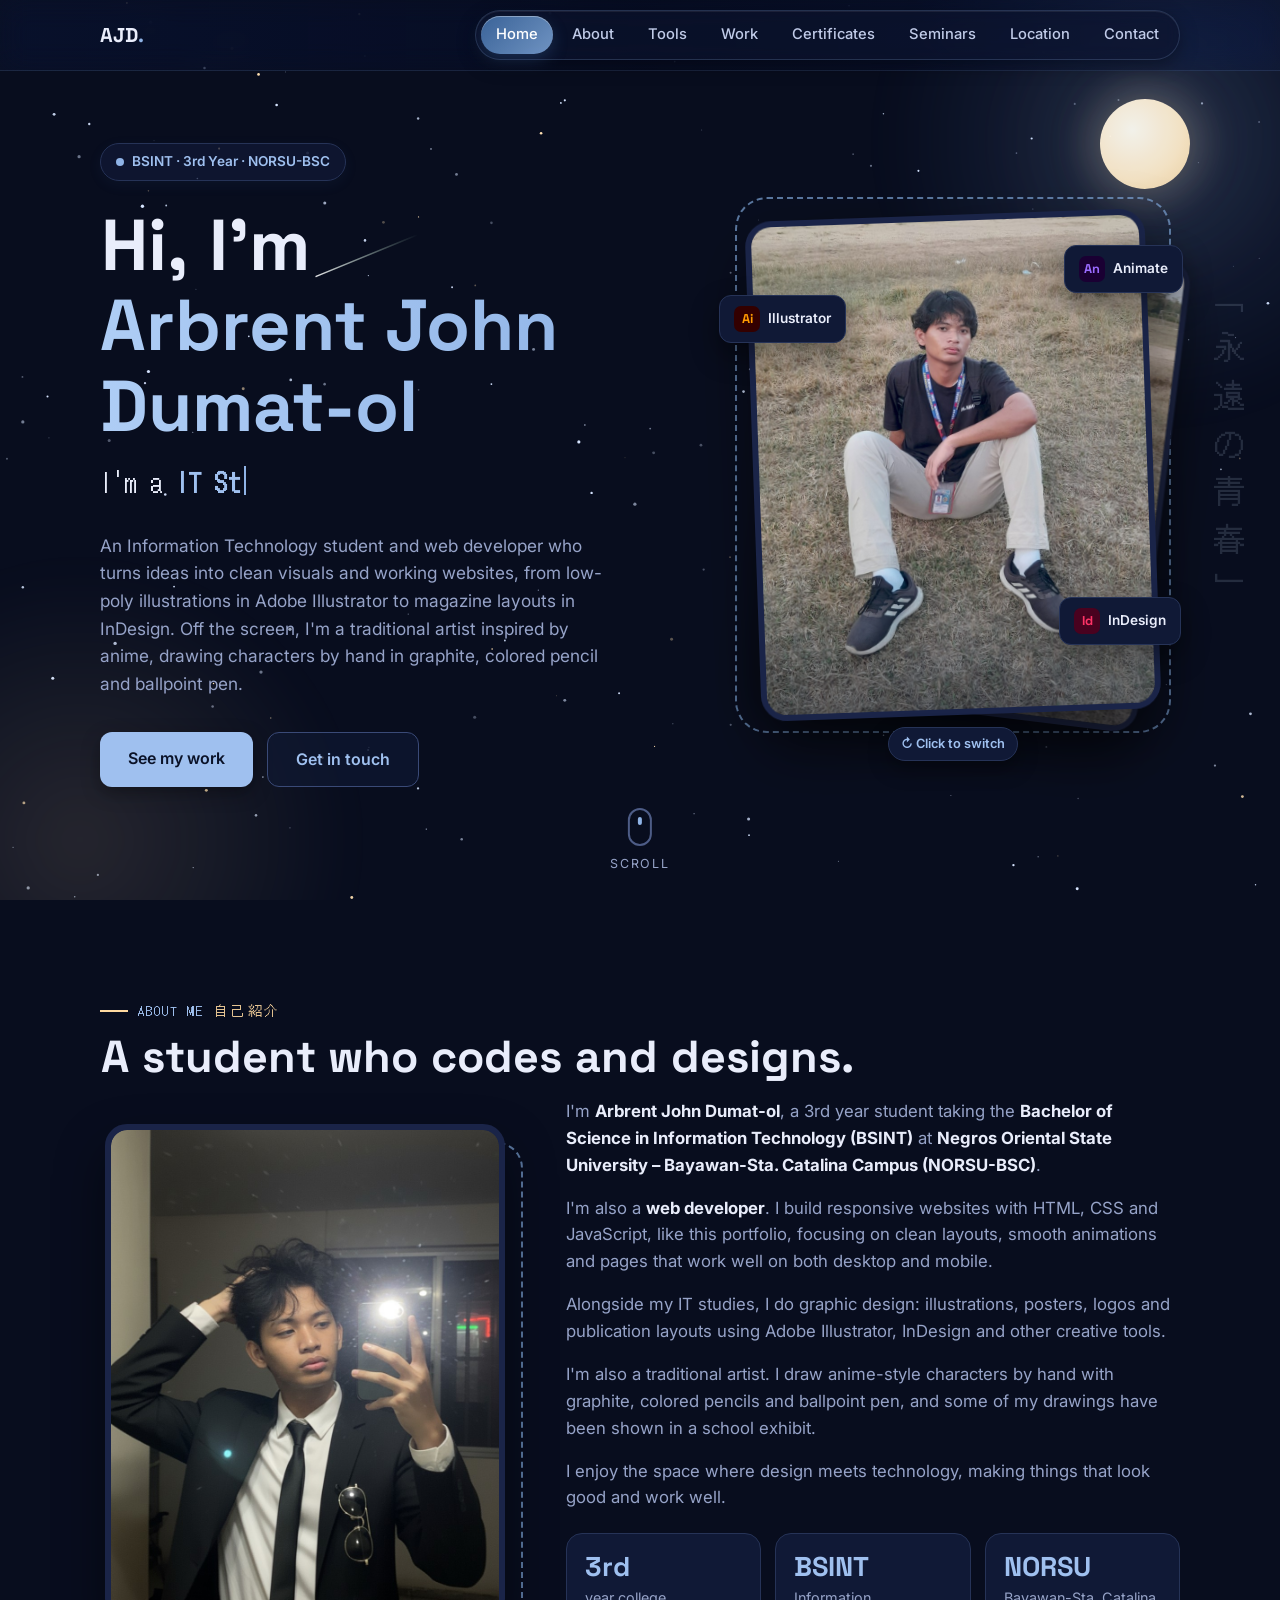
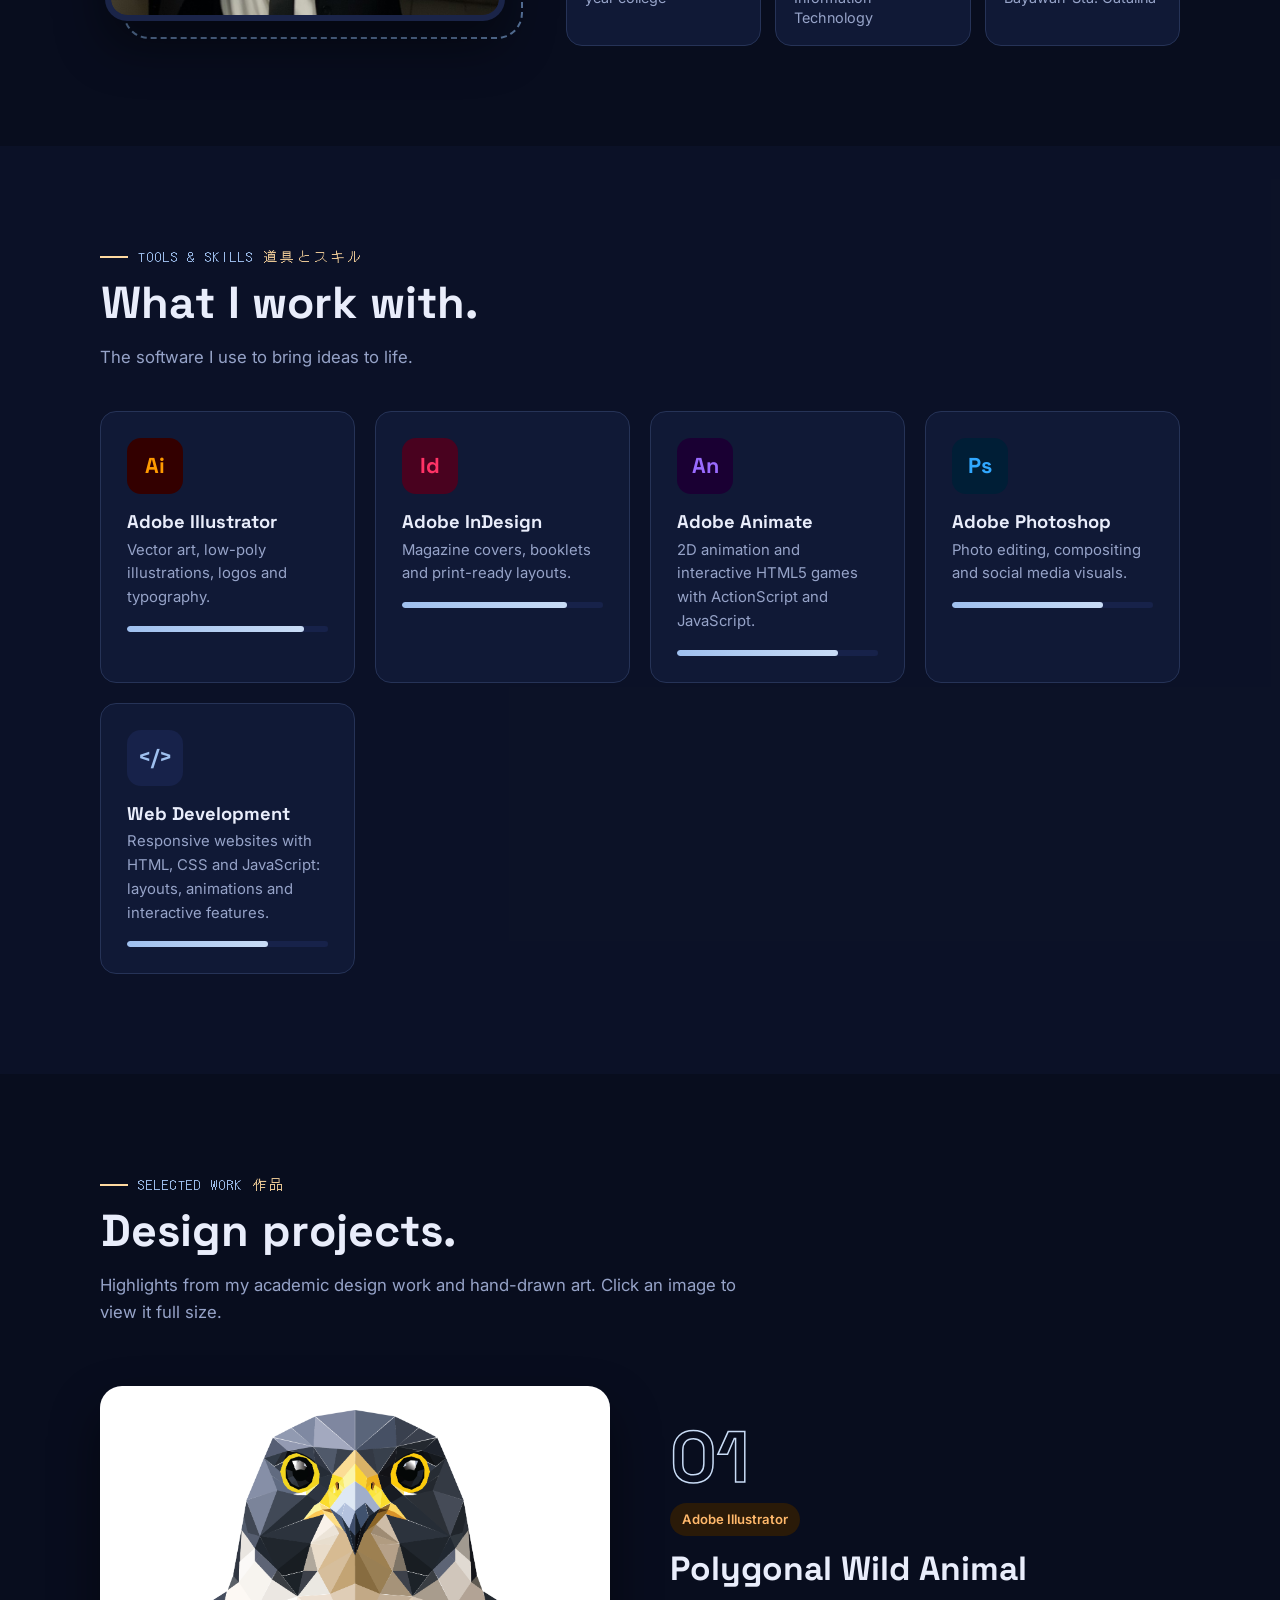
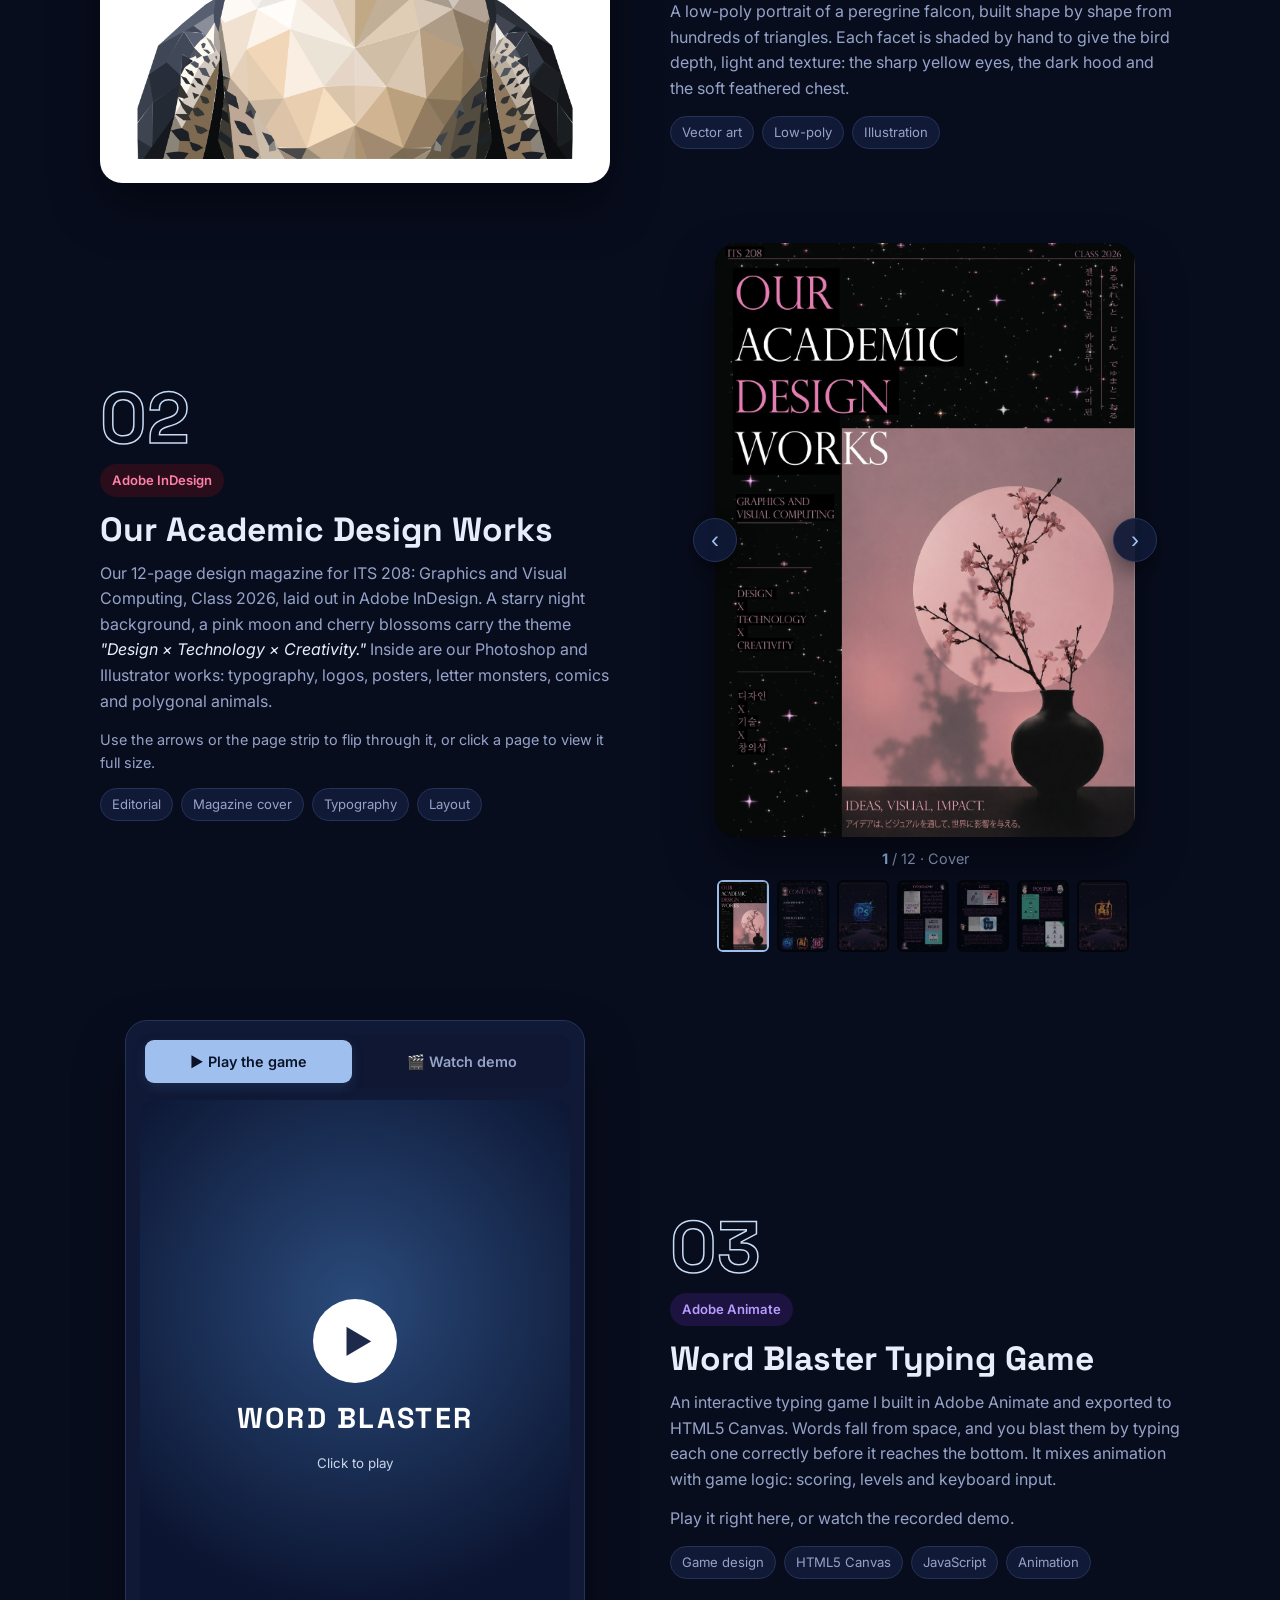
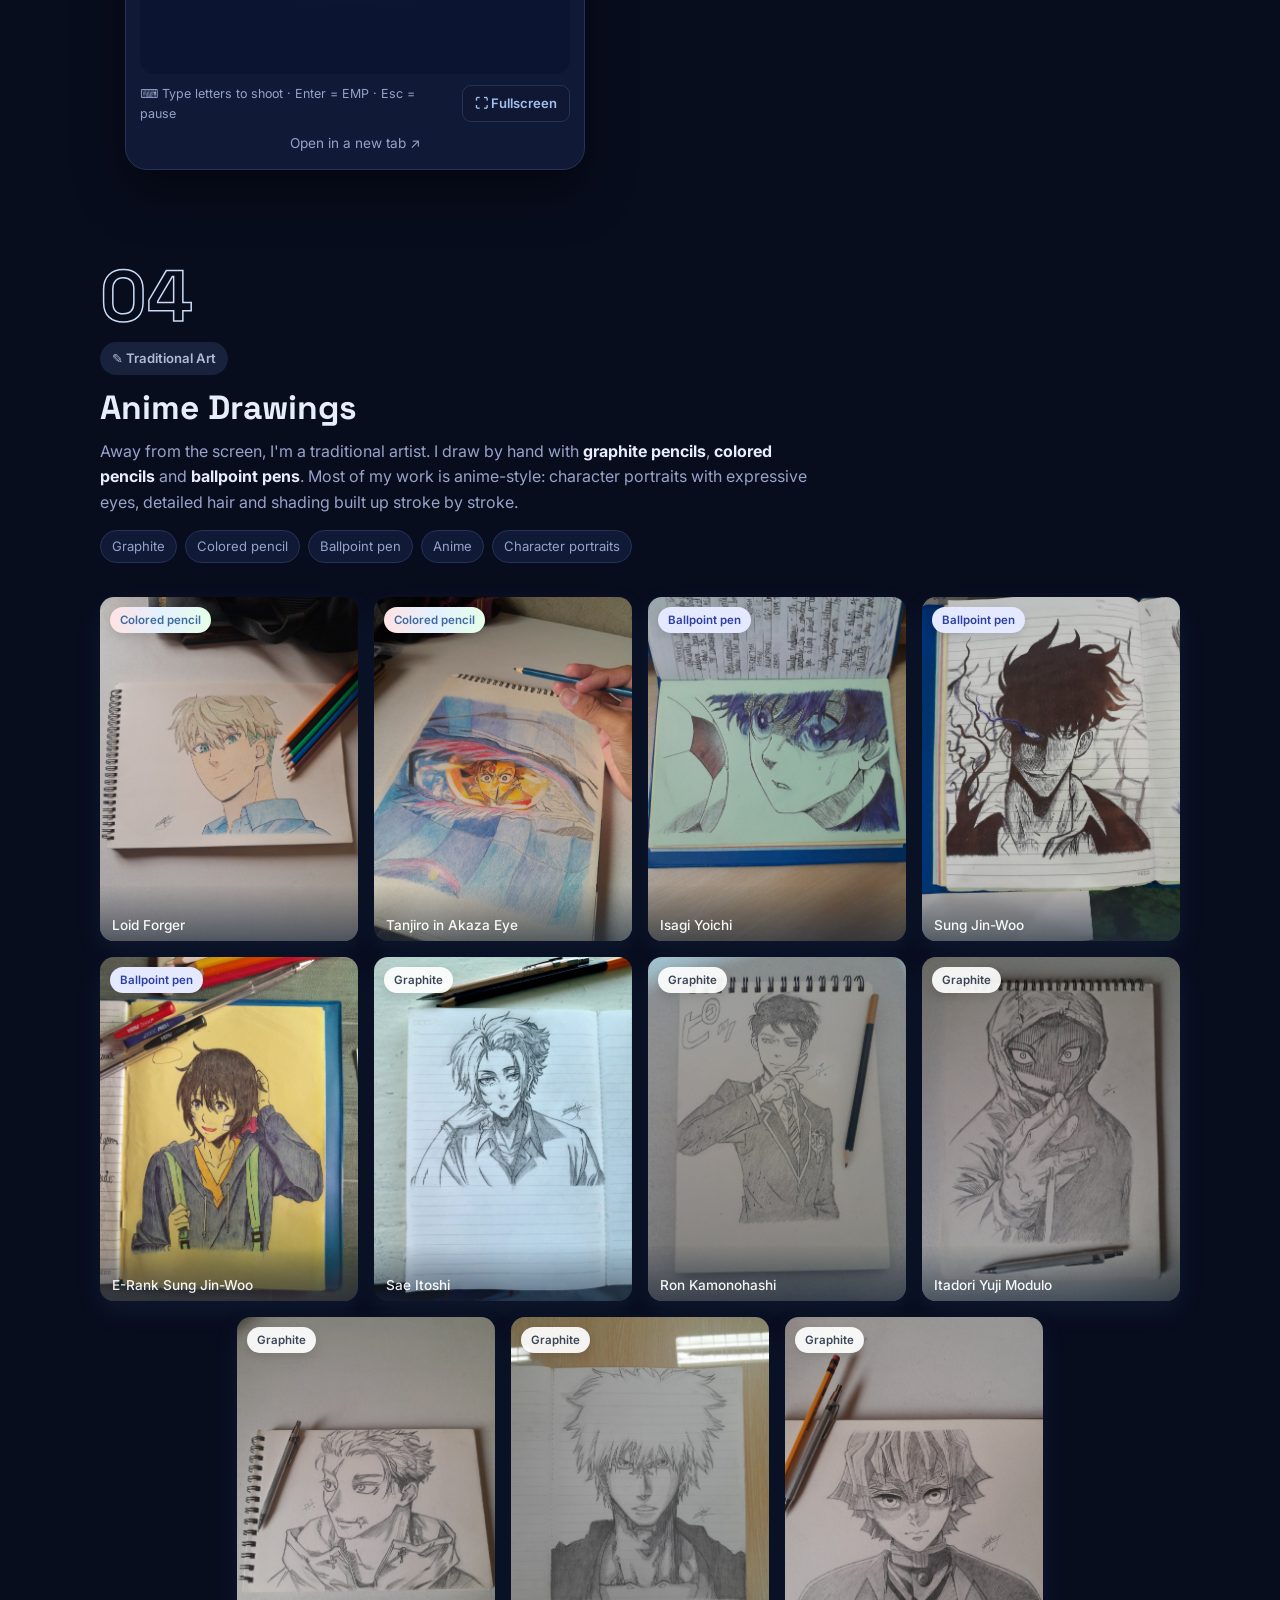
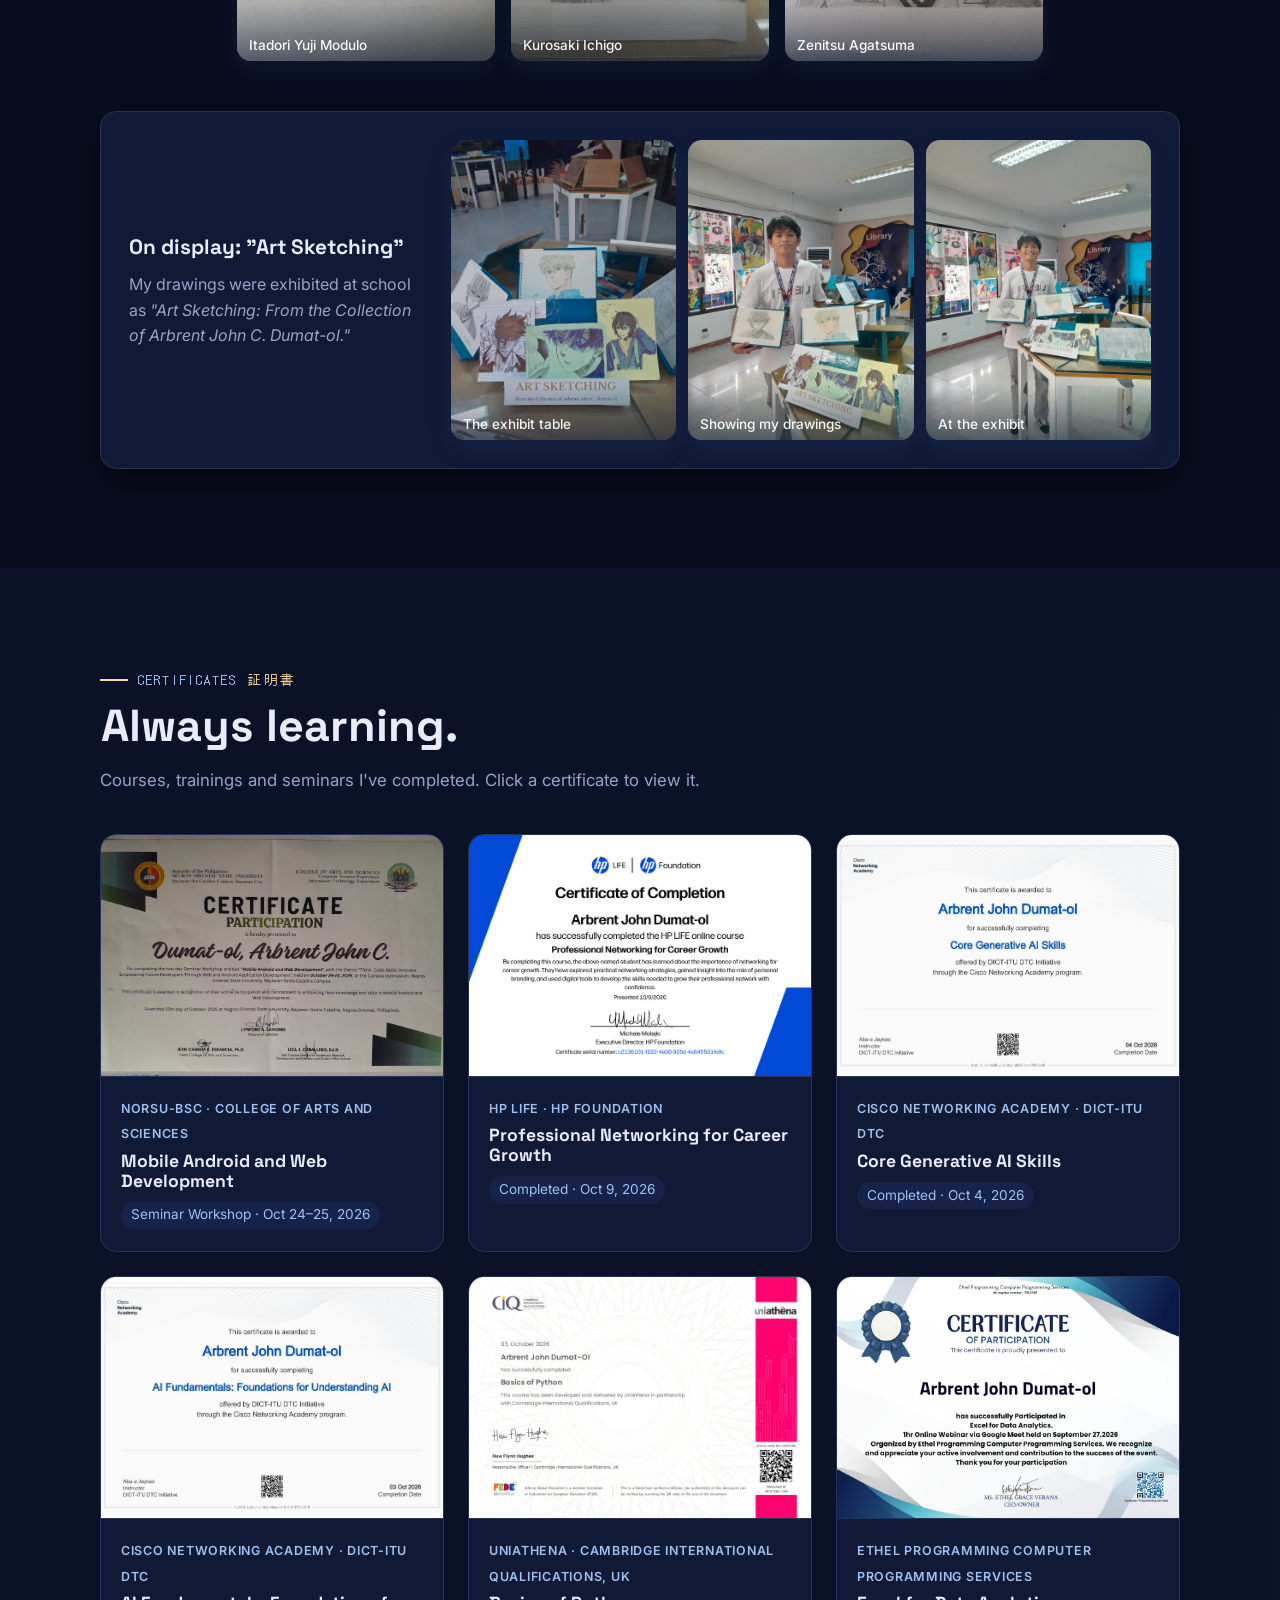
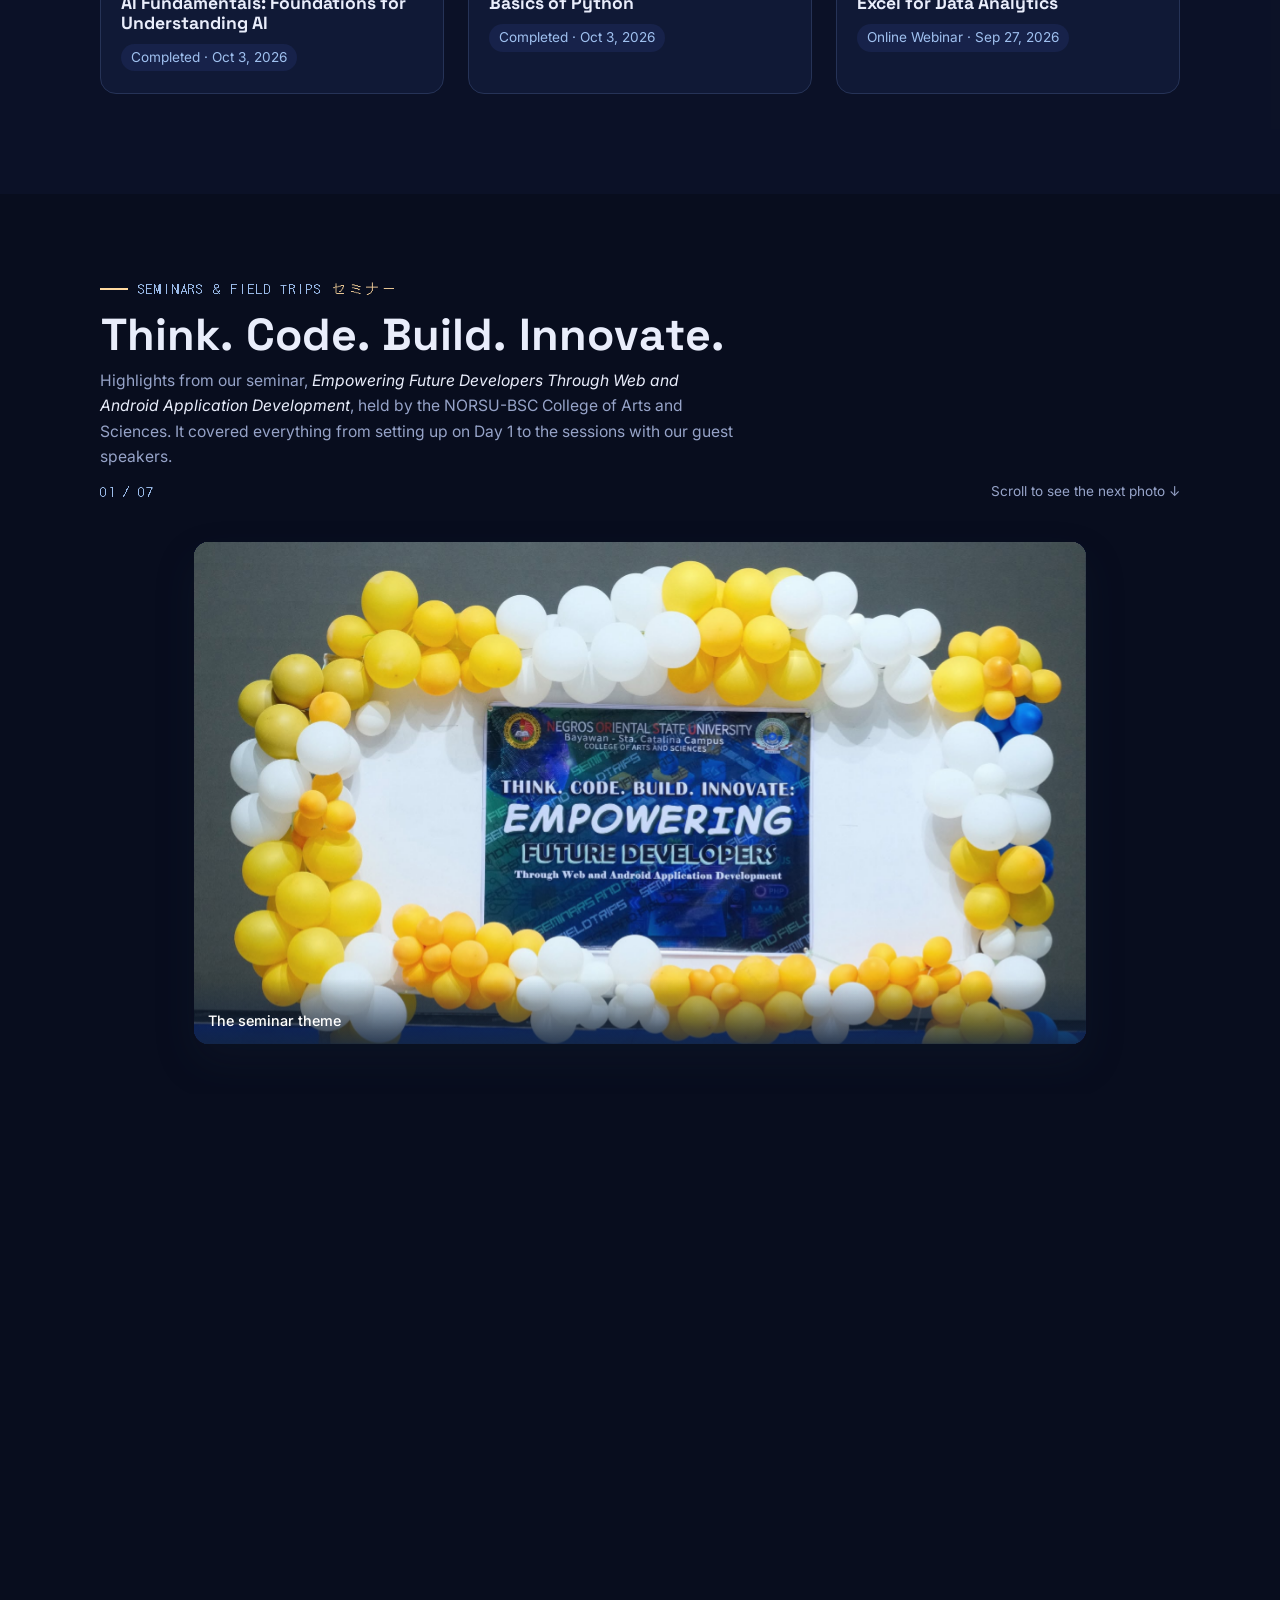
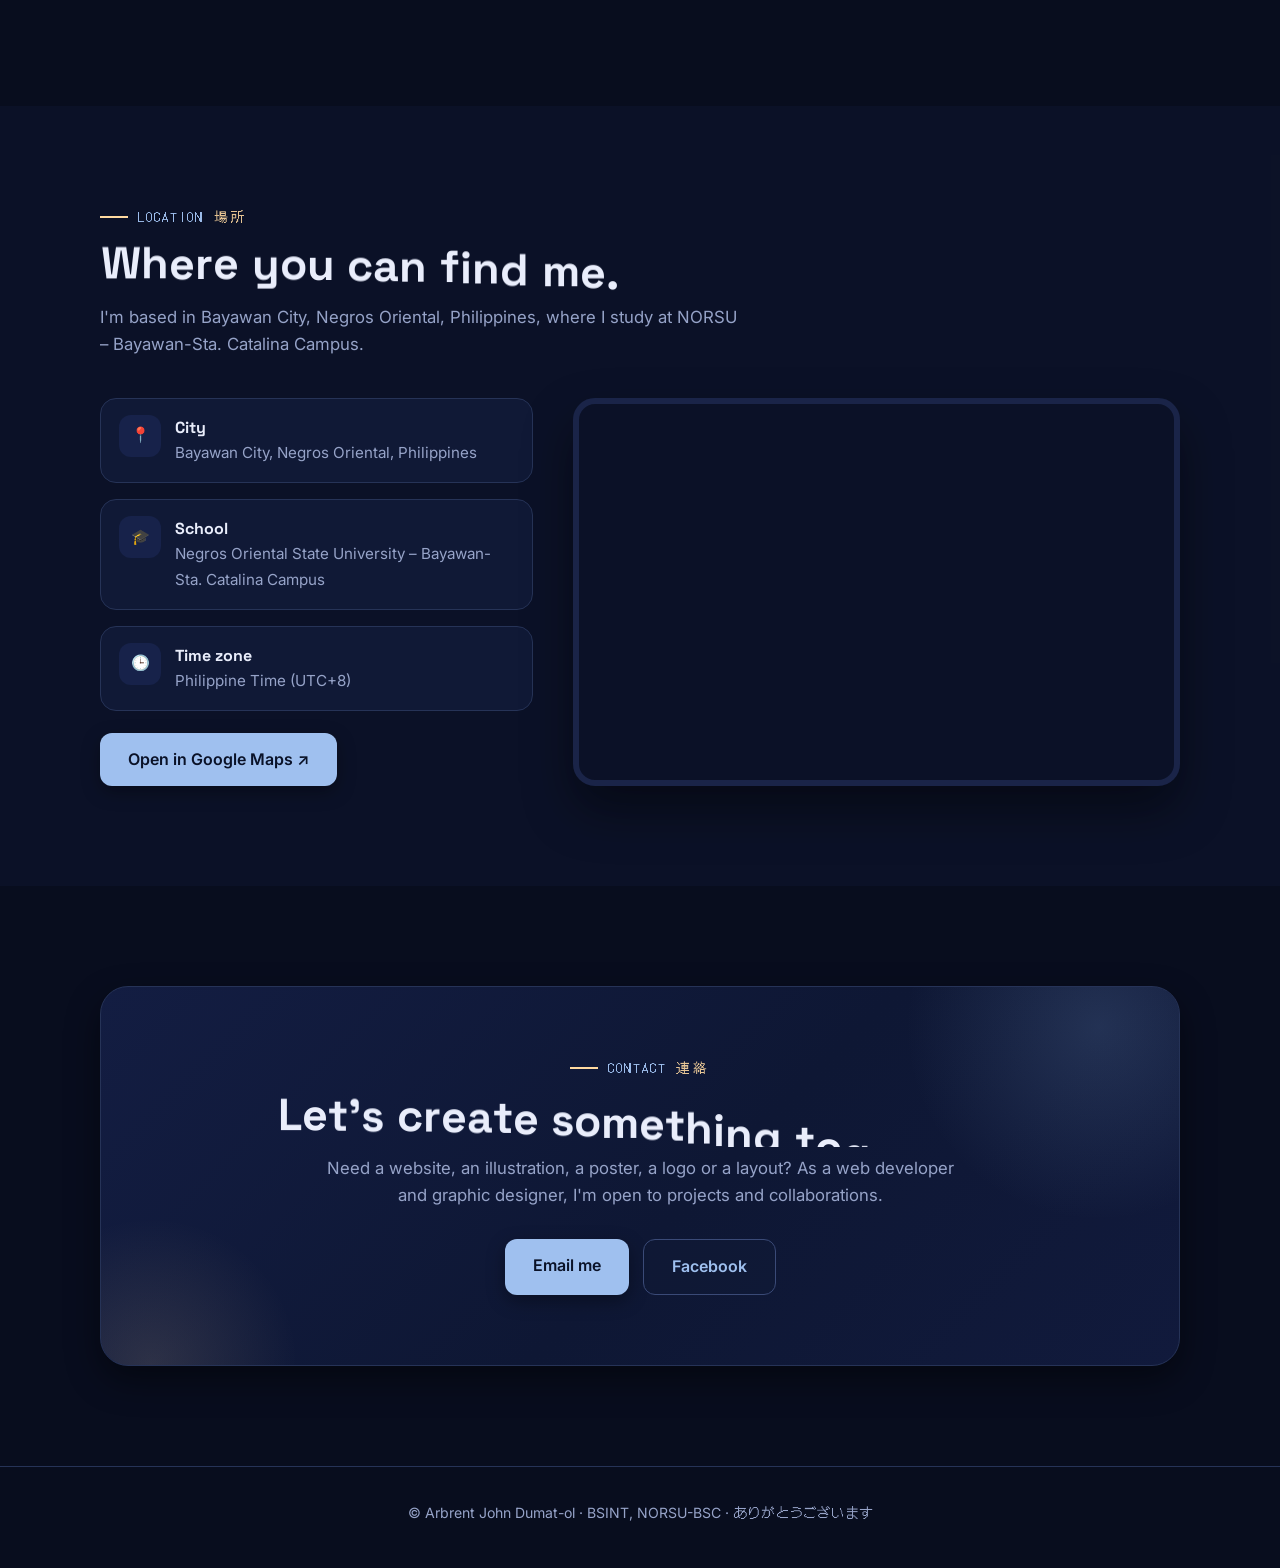
<file: index.html>
<!doctype html>
<html lang="en">
<head>
<meta charset="utf-8">
<meta name="viewport" content="width=device-width, initial-scale=1">
<title>Arbrent John Dumat-ol — Portfolio</title>
<meta name="description" content="Arbrent John Dumat-ol: BS Information Technology student at NORSU-BSC, web developer, graphic designer working in Adobe Illustrator and InDesign, and anime-inspired traditional artist.">
<link rel="preconnect" href="https://fonts.googleapis.com">
<link rel="preconnect" href="https://fonts.gstatic.com" crossorigin>
<link href="https://fonts.googleapis.com/css2?family=Space+Grotesk:wght@500;700&family=Inter:wght@400;500;600&family=DotGothic16&family=Zen+Maru+Gothic:wght@500;700&display=swap" rel="stylesheet">
<link rel="stylesheet" href="css/style.css">
</head>
<body class="loading">

<div class="loader" id="loader">
  <div class="loader-inner">
    <div class="loader-logo" aria-label="Arbrent John Dumat-ol">
      <div class="l-line">
        <span class="l-word"><span style="--i:0">A</span><span style="--i:1">R</span><span style="--i:2">B</span><span style="--i:3">R</span><span style="--i:4">E</span><span style="--i:5">N</span><span style="--i:6">T</span></span>
        <span class="l-word"><span style="--i:7">J</span><span style="--i:8">O</span><span style="--i:9">H</span><span style="--i:10">N</span></span>
      </div>
      <div class="l-line l-last">
        <span class="l-word"><span style="--i:11">D</span><span style="--i:12">U</span><span style="--i:13">M</span><span style="--i:14">A</span><span style="--i:15">T</span><span style="--i:16">-</span><span style="--i:17">O</span><span style="--i:18">L</span></span>
      </div>
    </div>
    <p class="loader-tag">Web Developer · Graphic Designer · Artist</p>
    <p class="loader-jp">ポートフォリオへようこそ</p>
    <div class="loader-bar"><i></i></div>
  </div>
</div>

<div class="progress" id="progress"></div>

<nav id="nav">
  <div class="wrap">
    <a class="logo" href="#top">AJD<span>.</span></a>
    <button class="menu-btn" id="menuBtn" aria-label="Open menu"><i></i><i></i><i></i></button>
    <ul id="menu">
      <li><a href="#top">Home</a></li>
      <li><a href="#about">About</a></li>
      <li><a href="#tools">Tools</a></li>
      <li><a href="#work">Work</a></li>
      <li><a href="#certificates">Certificates</a></li>
      <li><a href="#seminars">Seminars</a></li>
      <li><a href="#location">Location</a></li>
      <li><a href="#contact">Contact</a></li>
    </ul>
  </div>
</nav>

<header class="hero" id="top">
  <canvas id="poly"></canvas>
  <div class="glow g1"></div><div class="glow g2"></div>
  <span class="jp-vertical" aria-hidden="true">「永遠の青春」</span>
  <div class="wrap">
    <div>
      <span class="tag reveal"><span class="dot"></span>BSINT · 3rd Year · NORSU-BSC</span>
      <h1 class="reveal">Hi, I'm<span class="name">Arbrent John Dumat-ol</span></h1>
      <div class="typed reveal">I'm a <b id="typed"></b><span class="caret"></span></div>
      <p class="reveal">An Information Technology student and web developer who turns ideas into clean visuals and working websites, from low-poly illustrations in Adobe Illustrator to magazine layouts in InDesign. Off the screen, I'm a traditional artist inspired by anime, drawing characters by hand in graphite, colored pencil and ballpoint pen.</p>
      <div class="btns reveal">
        <a class="btn btn-main" href="#work">See my work</a>
        <a class="btn btn-ghost" href="#contact">Get in touch</a>
      </div>
    </div>
    <div class="photo-wrap reveal zoom">
      <div class="photo-ring"></div>
      <div class="photo-stack" id="photo" role="button" tabindex="0" aria-label="Switch photo">
        <div class="photo front"><img src="images/arbrent.jpg" alt="Arbrent John Dumat-ol"></div>
        <div class="photo back"><img src="images/arbrent-2.jpg" alt="Arbrent John Dumat-ol looking to the side"></div>
      </div>
      <span class="swap-hint">↻ Click to switch</span>
      <div class="float-badge fb1"><span class="sw ai">Ai</span>Illustrator</div>
      <div class="float-badge fb2"><span class="sw id">Id</span>InDesign</div>
      <div class="float-badge fb3"><span class="sw an">An</span>Animate</div>
    </div>
  </div>
  <a class="scroll-hint" href="#about"><div class="mouse"></div>Scroll</a>
</header>

<section id="about">
  <div class="wrap">
    <p class="eyebrow reveal">About me <span class="jp">自己紹介</span></p>
    <h2 class="reveal">A student who codes and designs.</h2>
    <div class="about-grid">
      <div class="about-photo reveal left">
        <div class="tilt" data-full="images/arbrent-suit.jpg" data-cap="Arbrent John Dumat-ol">
          <img src="images/arbrent-suit.jpg" alt="Arbrent John Dumat-ol in a black suit and tie" loading="lazy"><div class="shine"></div>
        </div>
      </div>
      <div class="about-text reveal right">
        <p>I'm <strong>Arbrent John Dumat-ol</strong>, a 3rd year student taking the <strong>Bachelor of Science in Information Technology (BSINT)</strong> at <strong>Negros Oriental State University – Bayawan-Sta. Catalina Campus (NORSU-BSC)</strong>.</p>
        <p>I'm also a <strong>web developer</strong>. I build responsive websites with HTML, CSS and JavaScript, like this portfolio, focusing on clean layouts, smooth animations and pages that work well on both desktop and mobile.</p>
        <p>Alongside my IT studies, I do graphic design: illustrations, posters, logos and publication layouts using Adobe Illustrator, InDesign and other creative tools.</p>
        <p>I'm also a traditional artist. I draw anime-style characters by hand with graphite, colored pencils and ballpoint pen, and some of my drawings have been shown in a school exhibit.</p>
        <p>I enjoy the space where design meets technology, making things that look good and work well.</p>
        <div class="facts">
          <div class="fact"><strong><span class="count" data-to="3">0</span>rd</strong><span>year college</span></div>
          <div class="fact"><strong>BSINT</strong><span>Information Technology</span></div>
          <div class="fact"><strong>NORSU</strong><span>Bayawan-Sta. Catalina</span></div>
        </div>
      </div>
    </div>
  </div>
</section>

<section id="tools">
  <div class="wrap">
    <p class="eyebrow reveal">Tools &amp; skills <span class="jp">道具とスキル</span></p>
    <h2 class="reveal">What I work with.</h2>
    <p class="lead reveal">The software I use to bring ideas to life.</p>
    <div class="tools">
      <div class="tool reveal"><div class="badge ai">Ai</div><h3>Adobe Illustrator</h3><p>Vector art, low-poly illustrations, logos and typography.</p><div class="meter"><i data-w="88%"></i></div></div>
      <div class="tool reveal"><div class="badge id">Id</div><h3>Adobe InDesign</h3><p>Magazine covers, booklets and print-ready layouts.</p><div class="meter"><i data-w="82%"></i></div></div>
      <div class="tool reveal"><div class="badge an">An</div><h3>Adobe Animate</h3><p>2D animation and interactive HTML5 games with ActionScript and JavaScript.</p><div class="meter"><i data-w="80%"></i></div></div>
      <div class="tool reveal"><div class="badge ps">Ps</div><h3>Adobe Photoshop</h3><p>Photo editing, compositing and social media visuals.</p><div class="meter"><i data-w="75%"></i></div></div>
      <div class="tool reveal"><div class="badge web">&lt;/&gt;</div><h3>Web Development</h3><p>Responsive websites with HTML, CSS and JavaScript: layouts, animations and interactive features.</p><div class="meter"><i data-w="70%"></i></div></div>
    </div>
  </div>
</section>

<section id="work">
  <div class="wrap">
    <p class="eyebrow reveal">Selected work <span class="jp">作品</span></p>
    <h2 class="reveal">Design projects.</h2>
    <p class="lead reveal">Highlights from my academic design work and hand-drawn art. Click an image to view it full size.</p>

    <div class="project">
      <div class="p-media reveal left">
        <div class="tilt falcon" data-full="images/wild-animals.png" data-cap="Polygonal Wild Animal: Peregrine Falcon (Adobe Illustrator)">
          <img src="images/wild-animals.png" alt="Low-poly illustration of a peregrine falcon" loading="lazy"><div class="shine"></div>
        </div>
      </div>
      <div class="reveal right">
        <div class="p-num">01</div>
        <span class="p-kind k-ai">Adobe Illustrator</span>
        <h3>Polygonal Wild Animal</h3>
        <p>A low-poly portrait of a peregrine falcon, built shape by shape from hundreds of triangles. Each facet is shaded by hand to give the bird depth, light and texture: the sharp yellow eyes, the dark hood and the soft feathered chest.</p>
        <div class="chips"><span>Vector art</span><span>Low-poly</span><span>Illustration</span></div>
      </div>
    </div>

    <div class="project flip">
      <div class="p-media reveal right">
        <div class="mag" id="mag">
          <div class="mag-stage">
            <div class="tilt cover">
              <img id="magImg" src="images/design-works-cover.jpg" alt="Magazine cover titled Our Academic Design Works with a pink moon and cherry blossoms" loading="lazy"><div class="shine"></div>
            </div>
            <button class="mag-btn prev" id="magPrev" aria-label="Previous page">‹</button>
            <button class="mag-btn next" id="magNext" aria-label="Next page">›</button>
          </div>
          <div class="mag-ctrl">
            <span class="mag-count"><b id="magNum">1</b> / <span id="magTotal">12</span> · <span id="magTitle">Cover</span></span>
          </div>
          <div class="mag-thumbs" id="magThumbs">
            <button class="active" data-src="images/design-works-cover.jpg" data-title="Cover"><img src="images/magazine/thumb-01.jpg" alt="Page 1: Cover"></button>
            <button data-src="images/magazine/page-02.jpg" data-title="Table of Contents"><img src="images/magazine/thumb-02.jpg" alt="Page 2: Table of Contents" loading="lazy"></button>
            <button data-src="images/magazine/page-03.jpg" data-title="Adobe Photoshop"><img src="images/magazine/thumb-03.jpg" alt="Page 3: Adobe Photoshop" loading="lazy"></button>
            <button data-src="images/magazine/page-04.jpg" data-title="Typography"><img src="images/magazine/thumb-04.jpg" alt="Page 4: Typography" loading="lazy"></button>
            <button data-src="images/magazine/page-05.jpg" data-title="Logo"><img src="images/magazine/thumb-05.jpg" alt="Page 5: Logo" loading="lazy"></button>
            <button data-src="images/magazine/page-06.jpg" data-title="Poster"><img src="images/magazine/thumb-06.jpg" alt="Page 6: Poster" loading="lazy"></button>
            <button data-src="images/magazine/page-07.jpg" data-title="Adobe Illustrator"><img src="images/magazine/thumb-07.jpg" alt="Page 7: Adobe Illustrator" loading="lazy"></button>
            <button data-src="images/magazine/page-08.jpg" data-title="Letter Monster"><img src="images/magazine/thumb-08.jpg" alt="Page 8: Letter Monster" loading="lazy"></button>
            <button data-src="images/magazine/page-09.jpg" data-title="Comics"><img src="images/magazine/thumb-09.jpg" alt="Page 9: Comics" loading="lazy"></button>
            <button data-src="images/magazine/page-10.jpg" data-title="Polygonal Wild Animal"><img src="images/magazine/thumb-10.jpg" alt="Page 10: Polygonal Wild Animal" loading="lazy"></button>
            <button data-src="images/magazine/page-11.jpg" data-title="Reflection"><img src="images/magazine/thumb-11.jpg" alt="Page 11: Reflection" loading="lazy"></button>
            <button data-src="images/magazine/page-12.jpg" data-title="Class of 2026"><img src="images/magazine/thumb-12.jpg" alt="Page 12: Class of 2026" loading="lazy"></button>
          </div>
        </div>
      </div>
      <div class="reveal left">
        <div class="p-num">02</div>
        <span class="p-kind k-id">Adobe InDesign</span>
        <h3>Our Academic Design Works</h3>
        <p>Our 12-page design magazine for ITS 208: Graphics and Visual Computing, Class 2026, laid out in Adobe InDesign. A starry night background, a pink moon and cherry blossoms carry the theme <em>"Design × Technology × Creativity."</em> Inside are our Photoshop and Illustrator works: typography, logos, posters, letter monsters, comics and polygonal animals.</p>
        <p class="mag-tip">Use the arrows or the page strip to flip through it, or click a page to view it full size.</p>
        <div class="chips"><span>Editorial</span><span>Magazine cover</span><span>Typography</span><span>Layout</span></div>
      </div>
    </div>

    <div class="project">
      <div class="p-media reveal left">
        <div class="game-box">
          <div class="game-tabs" role="tablist">
            <button class="game-tab active" data-pane="play" role="tab">▶ Play the game</button>
            <button class="game-tab" data-pane="video" role="tab">🎬 Watch demo</button>
          </div>
          <div class="game-pane active" data-pane="play">
            <div class="game-frame" id="gameFrame">
              <button class="game-start" id="gameStart">
                <span class="game-start-icon">▶</span>
                <strong>WORD BLASTER</strong>
                <small>Click to play</small>
              </button>
            </div>
            <div class="game-bar">
              <span class="game-keys">⌨ Type letters to shoot · Enter = EMP · Esc = pause</span>
              <button class="game-full" id="gameFull" type="button">⛶ Fullscreen</button>
            </div>
            <a class="game-open" href="games/word-blaster/index.html" target="_blank" rel="noopener">Open in a new tab ↗</a>
          </div>
          <div class="game-pane" data-pane="video">
            <video class="game-video" controls preload="metadata" playsinline>
              <source src="videos/word-blaster-demo.mp4" type="video/mp4">
              Your browser can't play this video.
            </video>
          </div>
        </div>
      </div>
      <div class="reveal right">
        <div class="p-num">03</div>
        <span class="p-kind k-an">Adobe Animate</span>
        <h3>Word Blaster Typing Game</h3>
        <p>An interactive typing game I built in Adobe Animate and exported to HTML5 Canvas. Words fall from space, and you blast them by typing each one correctly before it reaches the bottom. It mixes animation with game logic: scoring, levels and keyboard input.</p>
        <p>Play it right here, or watch the recorded demo.</p>
        <div class="chips"><span>Game design</span><span>HTML5 Canvas</span><span>JavaScript</span><span>Animation</span></div>
      </div>
    </div>

    <div class="art-project">
      <div class="art-head reveal">
        <div class="p-num">04</div>
        <span class="p-kind k-art">✎ Traditional Art</span>
        <h3>Anime Drawings</h3>
        <p>Away from the screen, I'm a traditional artist. I draw by hand with <strong>graphite pencils</strong>, <strong>colored pencils</strong> and <strong>ballpoint pens</strong>. Most of my work is anime-style: character portraits with expressive eyes, detailed hair and shading built up stroke by stroke.</p>
        <div class="chips"><span>Graphite</span><span>Colored pencil</span><span>Ballpoint pen</span><span>Anime</span><span>Character portraits</span></div>
      </div>

      <div class="art-grid">
        <figure class="reveal zoom"><img src="images/art/art-01.jpg" alt="Colored pencil anime portrait of a blond character in a blue shirt" loading="lazy"><span class="medium m-color">Colored pencil</span><figcaption>Loid Forger</figcaption></figure>
        <figure class="reveal zoom"><img src="images/art/art-04.jpg" alt="Colored pencil drawing of a close-up anime eye with a fiery reflection" loading="lazy"><span class="medium m-color">Colored pencil</span><figcaption>Tanjiro in Akaza Eye</figcaption></figure>
        <figure class="reveal zoom"><img src="images/art/art-13.jpg" alt="Ballpoint pen drawing of an anime soccer player with blue hair and a soccer ball" loading="lazy" style="object-position:center 70%"><span class="medium m-pen">Ballpoint pen</span><figcaption>Isagi Yoichi</figcaption></figure>
        <figure class="reveal zoom"><img src="images/art/art-14.jpg" alt="Ballpoint pen drawing of a dark-haired anime character with glowing eyes on lined paper" loading="lazy"><span class="medium m-pen">Ballpoint pen</span><figcaption>Sung Jin-Woo</figcaption></figure>
        <figure class="reveal zoom"><img src="images/art/art-15.jpg" alt="Ballpoint pen drawing of an anime character in a hoodie on yellow paper" loading="lazy" style="object-position:center 60%"><span class="medium m-pen">Ballpoint pen</span><figcaption>E-Rank Sung Jin-Woo</figcaption></figure>
        <figure class="reveal zoom"><img src="images/art/art-02.jpg" alt="Graphite anime sketch of a character with wavy hair on notebook paper" loading="lazy"><span class="medium">Graphite</span><figcaption>Sae Itoshi</figcaption></figure>
        <figure class="reveal zoom"><img src="images/art/art-03.jpg" alt="Graphite drawing of an anime character in a school blazer" loading="lazy"><span class="medium">Graphite</span><figcaption>Ron Kamonohashi</figcaption></figure>
        <figure class="reveal zoom"><img src="images/art/art-05.jpg" alt="Graphite drawing of a hooded anime character covering his face" loading="lazy"><span class="medium">Graphite</span><figcaption>Itadori Yuji Modulo</figcaption></figure>
        <figure class="reveal zoom"><img src="images/art/art-06.jpg" alt="Graphite sketch of a smirking anime character in a hoodie" loading="lazy"><span class="medium">Graphite</span><figcaption>Itadori Yuji Modulo</figcaption></figure>
        <figure class="reveal zoom"><img src="images/art/art-08.jpg" alt="Graphite drawing of a spiky-haired anime character on lined paper" loading="lazy"><span class="medium">Graphite</span><figcaption>Kurosaki Ichigo</figcaption></figure>
        <figure class="reveal zoom"><img src="images/art/art-09.jpg" alt="Graphite portrait of an anime character with a high-collared uniform" loading="lazy"><span class="medium">Graphite</span><figcaption>Zenitsu Agatsuma</figcaption></figure>
      </div>

      <div class="art-exhibit">
        <div class="reveal">
          <h4>On display: "Art Sketching"</h4>
          <p>My drawings were exhibited at school as <em>"Art Sketching: From the Collection of Arbrent John C. Dumat-ol."</em></p>
        </div>
        <div class="exhibit-grid">
          <figure class="reveal zoom"><img src="images/art/art-10.jpg" alt="Table display of anime drawings with an Art Sketching sign" loading="lazy"><figcaption>The exhibit table</figcaption></figure>
          <figure class="reveal zoom"><img src="images/art/art-11.jpg" alt="Arbrent holding up his drawings at the exhibit" loading="lazy" style="object-position:center 40%"><figcaption>Showing my drawings</figcaption></figure>
          <figure class="reveal zoom"><img src="images/art/art-12.jpg" alt="Arbrent smiling beside his exhibit in the library" loading="lazy" style="object-position:center 40%"><figcaption>At the exhibit</figcaption></figure>
        </div>
      </div>
    </div>
  </div>
</section>

<section id="certificates">
  <div class="wrap">
    <p class="eyebrow reveal">Certificates <span class="jp">証明書</span></p>
    <h2 class="reveal">Always learning.</h2>
    <p class="lead reveal">Courses, trainings and seminars I've completed. Click a certificate to view it.</p>
    <div class="certs">
      <article class="cert reveal" data-full="certificates/norsu-seminar.jpg" data-cap="Mobile Android and Web Development: Seminar Workshop, NORSU-BSC (Oct 24–25, 2026)">
        <div class="cert-img"><img src="certificates/norsu-seminar.jpg" alt="Certificate of participation: Mobile Android and Web Development seminar workshop" loading="lazy"></div>
        <div class="cert-body"><span class="cert-org">NORSU-BSC · College of Arts and Sciences</span><h3>Mobile Android and Web Development</h3><span class="cert-date">Seminar Workshop · Oct 24–25, 2026</span></div>
      </article>
      <article class="cert reveal" data-full="certificates/professional-networking.jpg" data-cap="Professional Networking for Career Growth: HP LIFE (Oct 9, 2026)">
        <div class="cert-img"><img src="certificates/professional-networking.jpg" alt="HP LIFE certificate: Professional Networking for Career Growth" loading="lazy"></div>
        <div class="cert-body"><span class="cert-org">HP LIFE · HP Foundation</span><h3>Professional Networking for Career Growth</h3><span class="cert-date">Completed · Oct 9, 2026</span></div>
      </article>
      <article class="cert reveal" data-full="certificates/core-generative-ai.jpg" data-cap="Core Generative AI Skills: Cisco Networking Academy (Oct 4, 2026)">
        <div class="cert-img"><img src="certificates/core-generative-ai.jpg" alt="Cisco Networking Academy certificate: Core Generative AI Skills" loading="lazy"></div>
        <div class="cert-body"><span class="cert-org">Cisco Networking Academy · DICT-ITU DTC</span><h3>Core Generative AI Skills</h3><span class="cert-date">Completed · Oct 4, 2026</span></div>
      </article>
      <article class="cert reveal" data-full="certificates/ai-fundamentals.jpg" data-cap="AI Fundamentals: Foundations for Understanding AI: Cisco Networking Academy (Oct 3, 2026)">
        <div class="cert-img"><img src="certificates/ai-fundamentals.jpg" alt="Cisco Networking Academy certificate: AI Fundamentals" loading="lazy"></div>
        <div class="cert-body"><span class="cert-org">Cisco Networking Academy · DICT-ITU DTC</span><h3>AI Fundamentals: Foundations for Understanding AI</h3><span class="cert-date">Completed · Oct 3, 2026</span></div>
      </article>
      <article class="cert reveal" data-full="certificates/basics-of-python.jpg" data-cap="Basics of Python: UniAthena × Cambridge International Qualifications, UK (Oct 3, 2026)">
        <div class="cert-img"><img src="certificates/basics-of-python.jpg" alt="UniAthena certificate: Basics of Python" loading="lazy"></div>
        <div class="cert-body"><span class="cert-org">UniAthena · Cambridge International Qualifications, UK</span><h3>Basics of Python</h3><span class="cert-date">Completed · Oct 3, 2026</span></div>
      </article>
      <article class="cert reveal" data-full="certificates/excel-data-analytics.jpg" data-cap="Excel for Data Analytics: Online Webinar (Sep 27, 2026)">
        <div class="cert-img"><img src="certificates/excel-data-analytics.jpg" alt="Certificate of participation: Excel for Data Analytics webinar" loading="lazy"></div>
        <div class="cert-body"><span class="cert-org">Ethel Programming Computer Programming Services</span><h3>Excel for Data Analytics</h3><span class="cert-date">Online Webinar · Sep 27, 2026</span></div>
      </article>
    </div>
  </div>
</section>

<section id="seminars">
  <div class="wrap">
    <p class="eyebrow reveal">Seminars &amp; field trips <span class="jp">セミナー</span></p>
    <h2 class="reveal">Think. Code. Build. Innovate.</h2>
    <p class="lead reveal">Highlights from our seminar, <em>Empowering Future Developers Through Web and Android Application Development</em>, held by the NORSU-BSC College of Arts and Sciences. It covered everything from setting up on Day 1 to the sessions with our guest speakers.</p>
    <div class="gallery">
      <figure class="g-wide g-tall reveal zoom"><img src="images/theme-banner.jpg" alt="Seminar theme banner framed with yellow and white balloons" loading="lazy"><figcaption>The seminar theme</figcaption></figure>
      <figure class="g-wide reveal zoom"><img src="images/day1-preparation.jpg" alt="Students setting up tables in the gym" loading="lazy"><figcaption>Day 1: preparation</figcaption></figure>
      <figure class="reveal zoom"><img src="images/guest-speakers.jpg" alt="Guest speakers at the speakers' table" loading="lazy"><figcaption>Our guest speakers</figcaption></figure>
      <figure class="reveal zoom"><img src="images/topic.jpg" alt="Slide on programming languages for Android development" loading="lazy"><figcaption>Android development talk</figcaption></figure>
      <figure class="g-wide g-tall reveal zoom"><img src="images/day2-certificate.jpg" alt="Arbrent smiling on stage holding his certificate of participation" loading="lazy" style="object-position:center 35%"><figcaption>Day 2: receiving my certificate</figcaption></figure>
      <figure class="g-tall reveal zoom"><img src="images/day2-certificates-group.jpg" alt="Arbrent and two classmates holding their certificates in the gym" loading="lazy" style="object-position:center 70%"><figcaption>Day 2: certificates with classmates</figcaption></figure>
      <figure class="g-tall reveal zoom"><img src="images/day2-group.jpg" style="object-position:right center" alt="Students coding on their laptops" loading="lazy"><figcaption>Coding together</figcaption></figure>
    </div>
  </div>
</section>

<section id="location">
  <div class="wrap">
    <p class="eyebrow reveal">Location <span class="jp">場所</span></p>
    <h2 class="reveal">Where you can find me.</h2>
    <p class="lead reveal">I'm based in Bayawan City, Negros Oriental, Philippines, where I study at NORSU – Bayawan-Sta. Catalina Campus.</p>
    <div class="loc-grid">
      <div class="loc-info reveal left">
        <div class="loc-item">
          <span class="loc-icon">📍</span>
          <div><strong>City</strong><span>Bayawan City, Negros Oriental, Philippines</span></div>
        </div>
        <div class="loc-item">
          <span class="loc-icon">🎓</span>
          <div><strong>School</strong><span>Negros Oriental State University – Bayawan-Sta. Catalina Campus</span></div>
        </div>
        <div class="loc-item">
          <span class="loc-icon">🕒</span>
          <div><strong>Time zone</strong><span>Philippine Time (UTC+8)</span></div>
        </div>
        <a class="btn btn-main" href="https://www.google.com/maps/search/?api=1&amp;query=Negros+Oriental+State+University+Bayawan+Sta.+Catalina+Campus" target="_blank" rel="noopener">Open in Google Maps ↗</a>
      </div>
      <div class="loc-map reveal right">
        <iframe title="Map of NORSU Bayawan-Sta. Catalina Campus" loading="lazy" referrerpolicy="no-referrer-when-downgrade"
          src="https://www.google.com/maps?q=Negros+Oriental+State+University+Bayawan+Sta.+Catalina+Campus,+Bayawan+City&amp;z=15&amp;output=embed"></iframe>
      </div>
    </div>
  </div>
</section>

<section id="contact">
  <div class="wrap">
    <div class="contact reveal zoom">
      <p class="eyebrow">Contact <span class="jp">連絡</span></p>
      <h2>Let's create something together.</h2>
      <p class="lead">Need a website, an illustration, a poster, a logo or a layout? As a web developer and graphic designer, I'm open to projects and collaborations.</p>
      <div class="btns">
        <a class="btn btn-main" href="mailto:ajdumatol3@gmail.com">Email me</a>
        <a class="btn btn-ghost" href="https://www.facebook.com/aerlbrent.dumatol" target="_blank" rel="noopener">Facebook</a>
      </div>
    </div>
  </div>
</section>

<footer>© Arbrent John Dumat-ol · BSINT, NORSU-BSC · <span class="jp">ありがとうございます</span></footer>

<button class="to-top" id="toTop" aria-label="Back to top">↑</button>

<div class="lightbox" id="lb">
  <button class="lb-close" id="lbClose" aria-label="Close">×</button>
  <button class="lb-btn lb-prev" id="lbPrev" aria-label="Previous">‹</button>
  <div class="lb-inner"><img id="lbImg" alt=""><p id="lbCap"></p></div>
  <button class="lb-btn lb-next" id="lbNext" aria-label="Next">›</button>
</div>

<script src="js/script.js"></script>
<script src="js/seminar-scroll.js"></script>
<script src="js/vendor/anime.umd.min.js"></script>
<script src="js/anime-effects.js"></script>
</body>
</html>
</file>
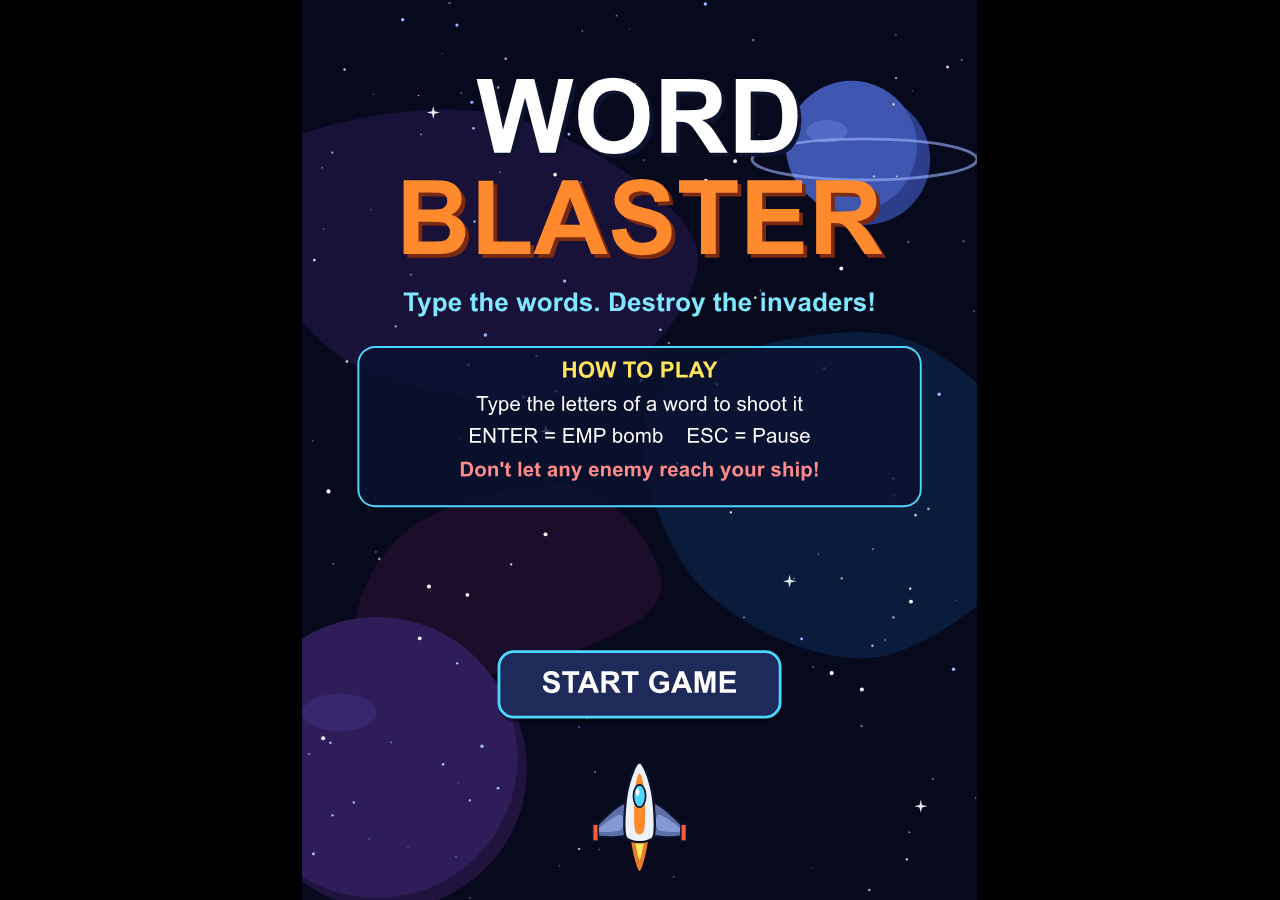
<file: games/word-blaster/index.html>
<!DOCTYPE html>
<!--
	NOTES:
	1. All tokens are represented by '$' sign in the template.
	2. You can write your code only wherever mentioned.
	3. All occurrences of existing tokens will be replaced by their appropriate values.
	4. Blank lines will be removed automatically.
	5. Remove unnecessary comments before creating your template.
-->
<html>
<head>
<meta charset="UTF-8">
<meta name="authoring-tool" content="Adobe_Animate_CC">
<title>Word_Blaster_Typing_Game</title>
<!-- write your code here -->
<meta name="viewport" content="width=device-width, initial-scale=1, maximum-scale=1">
<!-- CreateJS is stored locally so the game works even if the CDN is slow or blocked -->
<script src="lib/createjs.min.js"></script>
<script>if (!window.createjs) document.write('<script src="https://code.createjs.com/1.0.0/createjs.min.js"><\/script>');</script>
<style>
	html,body{margin:0;overflow:hidden;width:100%;height:100%;background:#060a1c}
	/* Helpers added for the portfolio: focus hint + phone keyboard */
	#focusHint{position:fixed;left:50%;bottom:18px;transform:translateX(-50%);z-index:20;display:none;
		font:600 15px/1 Arial,sans-serif;color:#0b1430;background:#7fe7ff;padding:10px 16px;border-radius:999px;
		box-shadow:0 6px 18px rgba(0,0,0,.4);cursor:pointer;white-space:nowrap}
	body.blurred #focusHint{display:block}
	#typeBtn{position:fixed;right:12px;bottom:12px;z-index:20;display:none;font:700 15px/1 Arial,sans-serif;color:#fff;
		background:rgba(127,231,255,.18);border:2px solid #7fe7ff;padding:11px 14px;border-radius:12px}
	body.touch #typeBtn{display:block}
	#mobileType{position:fixed;left:0;bottom:0;width:1px;height:1px;opacity:0;border:0;padding:0;font-size:16px;z-index:-1}
</style>
<script src="Word_Blaster_Typing_Game.js?1794287733523"></script>
<script>
var canvas, stage, exportRoot, anim_container, dom_overlay_container, fnStartAnimation;
function init() {
	canvas = document.getElementById("canvas");
	anim_container = document.getElementById("animation_container");
	dom_overlay_container = document.getElementById("dom_overlay_container");
	var comp=AdobeAn.getComposition("0FB712B32253CF4C8855F82BF090EC28");
	var lib=comp.getLibrary();
	handleComplete({},comp);
}
function handleComplete(evt,comp) {
	//This function is always called, irrespective of the content. You can use the variable "stage" after it is created in token create_stage.
	var lib=comp.getLibrary();
	var ss=comp.getSpriteSheet();
	exportRoot = new lib.Activity7_Word_Blaster_Typing_Game();
	stage = new lib.Stage(canvas);
	stage.enableMouseOver();	
	//Registers the "tick" event listener.
	fnStartAnimation = function() {
		stage.addChild(exportRoot);
		createjs.Ticker.framerate = lib.properties.fps;
		createjs.Ticker.addEventListener("tick", stage);
	}	    
	//Code to support hidpi screens and responsive scaling.
	AdobeAn.makeResponsive(true,'both',true,1,[canvas,anim_container,dom_overlay_container]);	
	AdobeAn.compositionLoaded(lib.properties.id);
	fnStartAnimation();
}
</script>
<!-- write your code here -->
</head>
<body onload="init();" style="margin:0px;">
	<div id="animation_container" style="background-color:rgba(6, 10, 28, 1.00); width:720px; height:960px">
		<canvas id="canvas" width="720" height="960" style="position: absolute; display: block; background-color:rgba(6, 10, 28, 1.00);"></canvas>
		<div id="dom_overlay_container" style="pointer-events:none; overflow:hidden; width:720px; height:960px; position: absolute; left: 0px; top: 0px; display: block;">
		</div>
	</div>

	<div id="focusHint">Click the game to keep typing</div>
	<button id="typeBtn" type="button">⌨ Type</button>
	<input id="mobileType" type="text" autocapitalize="off" autocomplete="off" autocorrect="off" spellcheck="false" aria-label="Type the words here">

	<script>
	/* ---- Keyboard focus: show a hint when the game is not receiving keys ---- */
	(function () {
		var body = document.body;
		var touch = matchMedia('(hover: none), (pointer: coarse)').matches;
		if (touch) body.classList.add('touch');

		if (!touch) {
			addEventListener('blur', function () { body.classList.add('blurred'); });
			addEventListener('focus', function () { body.classList.remove('blurred'); });
			document.addEventListener('mousedown', function () { window.focus(); });
			document.getElementById('focusHint').addEventListener('click', function () { window.focus(); });
		}

		/* ---- Phones/tablets: open the on-screen keyboard and pass letters to the game ---- */
		var inp = document.getElementById('mobileType');
		function sendKey(key) { document.dispatchEvent(new KeyboardEvent('keydown', { key: key, bubbles: true })); }
		function openKeyboard() { inp.focus({ preventScroll: true }); }
		var realKeyDown = false;
		// A hardware keyboard sends real letter keys, which already reach the game.
		inp.addEventListener('keydown', function (e) {
			realKeyDown = e.key && e.key.length === 1 && e.key !== 'Unidentified';
		});
		inp.addEventListener('input', function () {
			var v = inp.value; inp.value = '';
			if (realKeyDown) { realKeyDown = false; return; }
			for (var i = 0; i < v.length; i++) {
				var ch = v.charAt(i).toLowerCase();
				if (ch >= 'a' && ch <= 'z') sendKey(ch);
			}
		});
		if (touch) {
			document.getElementById('typeBtn').addEventListener('click', openKeyboard);
			// Tapping the game (e.g. START GAME) also opens the keyboard
			document.getElementById('canvas').addEventListener('touchend', function () { setTimeout(openKeyboard, 50); });
		}
	})();
	</script>
</body>
</html>
</file>
<file: css/style.css>
/* ===== Japanese night — nostalgic lo-fi theme ===== */
:root{
  --bg:#080d1e;        /* deep night-sky page background */
  --bg-2:rgba(15,23,48,.55); /* alternate section tint (stars show through) */
  --card:#101936;      /* cards */
  --line:#263357;      /* borders */
  --text:#e9edfb;      /* main text (starlight) */
  --muted:#96a3c8;     /* secondary text (readable on night blue) */
  --blue:#8fb3e6;      /* starlit blue — decoration */
  --blue-deep:#9fc0ef; /* light blue — accents, buttons (readable on dark) */
  --blue-soft:#17224a; /* dark blue fills */
  --sky:#c9dcf6;       /* gradient partner */
  --on-blue:#0a1228;   /* text on light blue */
  --star:#ffd9a0;      /* warm starlight accent */
  --radius:16px;
  --shadow:0 14px 34px rgba(0,0,0,.45);
}
*{box-sizing:border-box;margin:0;padding:0}
html{scroll-behavior:smooth}
body{font-family:Inter,system-ui,sans-serif;background:var(--bg);color:var(--text);line-height:1.6;overflow-x:hidden}
body.loading{overflow:hidden}
img{max-width:100%;display:block}
a{color:inherit}
h1,h2,h3{font-family:"Space Grotesk",Inter,sans-serif;line-height:1.12;color:var(--text)}
.wrap{max-width:1120px;margin:0 auto;padding:0 20px}
::selection{background:var(--blue-soft);color:var(--text)}

/* ---------- Loader ---------- */
.loader{position:fixed;inset:0;z-index:100;display:grid;place-items:center;padding:16px;overflow:hidden;
  background:radial-gradient(circle at 20% 20%,#111b3e 0,transparent 45%),radial-gradient(circle at 85% 80%,#141f48 0,transparent 40%),var(--bg);
  transition:opacity .7s ease,visibility .7s,transform .7s cubic-bezier(.7,0,.3,1)}
.loader.done{opacity:0;visibility:hidden;transform:translateY(-6%) scale(1.04)}
.loader-inner{text-align:center;perspective:800px}
/* Big name: each letter flips up into place, one after another */
.loader-logo{font-family:"Space Grotesk";font-weight:700;font-size:clamp(2.4rem,8.5vw,7rem);line-height:1.02;color:var(--text);letter-spacing:.02em;position:relative}
.l-line{display:flex;justify-content:center;flex-wrap:wrap;gap:0 .32em}
.l-word{display:inline-flex;white-space:nowrap}
.l-word > span{display:inline-block;opacity:0;transform-origin:50% 100%;
  animation:letterIn .7s cubic-bezier(.2,.8,.2,1.2) forwards,letterWave 2.4s ease-in-out infinite;
  animation-delay:calc(var(--i) * .06s),calc(1.4s + var(--i) * .08s)}
/* Surname in the site's blue gradient */
.l-last .l-word > span{background:linear-gradient(180deg,var(--blue-deep),var(--blue));-webkit-background-clip:text;background-clip:text;color:transparent}
/* Light shine sweeping across the name */
.loader-logo::after{content:"";position:absolute;inset:-10% -20%;pointer-events:none;
  background:linear-gradient(105deg,transparent 40%,rgba(255,255,255,.22) 50%,transparent 60%);
  transform:translateX(-100%);animation:loaderShine 2.2s ease-in-out 1.2s infinite}
.loader-tag{margin-top:18px;font-size:clamp(.8rem,2vw,1rem);font-weight:600;color:var(--blue-deep);text-transform:uppercase;
  opacity:0;letter-spacing:.6em;animation:tagIn 1s ease 1.2s forwards}
.loader-jp{margin-top:12px;font-family:"DotGothic16",sans-serif;font-size:.95rem;color:var(--star);
  opacity:0;letter-spacing:.6em;animation:tagIn 1s ease 1.5s forwards}
.loader-bar{width:min(260px,60vw);height:3px;background:var(--line);border-radius:3px;margin:22px auto 0;overflow:hidden}
.loader-bar i{display:block;height:100%;width:0;background:linear-gradient(90deg,var(--blue-deep),var(--sky));animation:fill 2.1s cubic-bezier(.4,0,.2,1) forwards}
@keyframes letterIn{0%{opacity:0;transform:translateY(60%) rotateX(-90deg);filter:blur(8px)}100%{opacity:1;transform:none;filter:blur(0)}}
@keyframes letterWave{0%,100%{translate:0 0}50%{translate:0 -8px}}
@keyframes loaderShine{0%{transform:translateX(-100%)}60%,100%{transform:translateX(100%)}}
@keyframes tagIn{to{opacity:1;letter-spacing:.22em}}
@keyframes fill{to{width:100%}}
@keyframes bounce{0%,100%{transform:translateY(0)}50%{transform:translateY(-10px)}}
@keyframes slide{0%{transform:translateX(-100%)}100%{transform:translateX(260%)}}

/* ---------- Scroll progress ---------- */
.progress{position:fixed;top:0;left:0;height:3px;width:0;background:linear-gradient(90deg,var(--blue-deep),var(--sky));z-index:60}

/* ---------- Nav ---------- */
nav{position:fixed;top:0;left:0;right:0;z-index:40;transition:background .3s,box-shadow .3s,transform .35s cubic-bezier(.2,.7,.2,1)}
nav.hide{transform:translateY(-100%);box-shadow:none}
/* Frosted glass bar tinted with the night sky */
nav{background:linear-gradient(90deg,rgba(13,21,46,.45),rgba(8,13,30,.35) 50%,rgba(16,26,56,.42));
  -webkit-backdrop-filter:blur(14px) saturate(160%);backdrop-filter:blur(14px) saturate(160%);
  border-bottom:1px solid rgba(143,179,230,.14)}
nav.scrolled{background:linear-gradient(90deg,rgba(13,21,46,.78),rgba(8,13,30,.72) 50%,rgba(16,26,56,.76));
  border-bottom-color:rgba(143,179,230,.22);box-shadow:inset 0 1px 0 rgba(255,255,255,.06),0 10px 30px rgba(0,0,0,.45)}
nav .wrap{display:flex;align-items:center;justify-content:space-between;height:70px;transition:height .3s}
nav.scrolled .wrap{height:62px}
.logo{font-family:"Space Grotesk";font-weight:700;color:var(--text);text-decoration:none;font-size:1.25rem}
.logo span{color:var(--blue)}
/* Glass capsule around the links */
nav ul{display:flex;gap:4px;list-style:none;padding:5px;border-radius:999px;
  background:rgba(13,21,46,.55);border:1px solid rgba(143,179,230,.2);
  box-shadow:inset 0 1px 0 rgba(255,255,255,.07),0 6px 18px rgba(0,0,0,.35);
  -webkit-backdrop-filter:blur(10px);backdrop-filter:blur(10px)}
nav ul a{display:block;color:#c0cbe8;text-decoration:none;font-size:.92rem;font-weight:500;padding:7px 15px;border-radius:999px;
  transition:color .2s,background .25s,box-shadow .25s}
nav ul a:hover{color:var(--sky);background:rgba(143,179,230,.14);box-shadow:inset 0 1px 0 rgba(255,255,255,.08)}
nav ul a.active{color:#fff;background:linear-gradient(135deg,rgba(62,106,163,.92),rgba(126,166,216,.88));
  box-shadow:inset 0 1px 0 rgba(255,255,255,.35),0 6px 16px rgba(62,106,163,.3)}
.menu-btn{display:none;background:none;border:0;cursor:pointer;width:32px;height:24px;position:relative}
.menu-btn i{position:absolute;left:0;right:0;height:2px;background:var(--text);border-radius:2px;transition:.3s}
.menu-btn i:nth-child(1){top:2px}.menu-btn i:nth-child(2){top:11px}.menu-btn i:nth-child(3){top:20px}
.menu-btn.open i:nth-child(1){top:11px;transform:rotate(45deg)}
.menu-btn.open i:nth-child(2){opacity:0}
.menu-btn.open i:nth-child(3){top:11px;transform:rotate(-45deg)}

/* ---------- Hero ---------- */
.hero{background:transparent;color:var(--text);min-height:100vh;display:flex;align-items:center;padding:120px 0 90px;position:relative;overflow:hidden}
/* Starfield canvas: fixed behind the whole page so the night sky runs through every section */
.hero canvas{position:fixed;inset:0;width:100vw;height:100vh;z-index:-1;pointer-events:none}
/* Warm moon glowing over the hero */
.hero::before{content:"";position:absolute;top:11%;right:7%;width:90px;height:90px;border-radius:50%;z-index:1;pointer-events:none;
  background:radial-gradient(circle at 36% 34%,#fffdf4,#ffeccb 60%,#f3d9a6);
  box-shadow:0 0 40px 10px rgba(255,236,200,.25),0 0 130px 55px rgba(255,236,200,.07);opacity:.95}
/* Faint vertical kanji — 「永遠の青春」 "eternal youth" */
.jp{font-family:"DotGothic16","Zen Maru Gothic",sans-serif}
.jp-vertical{position:absolute;right:26px;top:50%;transform:translateY(-50%);writing-mode:vertical-rl;z-index:1;
  font-family:"DotGothic16",sans-serif;font-size:clamp(1.3rem,2.6vw,2rem);letter-spacing:.5em;
  color:rgba(201,220,246,.15);pointer-events:none;user-select:none}
.glow{position:absolute;width:600px;height:600px;border-radius:50%;filter:blur(20px);pointer-events:none;animation:drift 18s ease-in-out infinite}
.glow.g1{right:-180px;top:-160px;background:radial-gradient(circle,rgba(100,140,210,.2),transparent 65%)}
.glow.g2{left:-220px;bottom:-240px;background:radial-gradient(circle,rgba(255,222,170,.12),transparent 65%);animation-delay:-9s}
@keyframes drift{0%,100%{transform:translate(0,0)}50%{transform:translate(-40px,30px)}}
.hero .wrap{display:grid;grid-template-columns:1.25fr 1fr;gap:60px;align-items:center;position:relative;z-index:2;width:100%}
.tag{display:inline-flex;align-items:center;gap:8px;background:rgba(16,25,54,.75);color:var(--blue-deep);border:1px solid var(--line);
  padding:7px 15px;border-radius:999px;font-size:.85rem;font-weight:600;margin-bottom:24px;box-shadow:0 4px 14px rgba(62,106,163,.08)}
.tag .dot{width:8px;height:8px;border-radius:50%;background:var(--blue);animation:pulse 1.6s infinite}
@keyframes pulse{0%{box-shadow:0 0 0 0 rgba(126,166,216,.7)}100%{box-shadow:0 0 0 10px rgba(126,166,216,0)}}
.hero h1{font-size:clamp(2.5rem,6.2vw,4.5rem);margin-bottom:14px}
.hero h1 .name{display:block;background:linear-gradient(90deg,#aecdf5,#8fb3e6,#e3eefb,#aecdf5);background-size:300% 100%;
  -webkit-background-clip:text;background-clip:text;color:transparent;animation:shine 6s linear infinite}
@keyframes shine{to{background-position:300% 0}}

/* ---------- anime.js effects (js/anime-effects.js) ---------- */
.split-w{display:inline-block;white-space:nowrap}
.split-c{display:inline-block;will-change:transform}
.hero h1 .split-w,.split-mask .split-w{overflow:hidden;vertical-align:top;padding:0 .02em .18em;margin-bottom:-.18em}
/* Draggable badges */
.float-badge.draggable{cursor:grab;touch-action:none;user-select:none}
.float-badge.dragging{cursor:grabbing;z-index:10;box-shadow:0 20px 40px rgba(62,106,163,.3)}
/* Contact fireworks */
.contact{cursor:pointer}
.fw-layer{position:fixed;inset:0;width:100vw;height:100vh;pointer-events:none;z-index:70}
.typed{font-family:"DotGothic16","Space Grotesk",monospace;font-size:clamp(1.2rem,2.6vw,1.6rem);color:var(--text);margin-bottom:20px;min-height:2em}
.typed b{color:var(--blue-deep);font-weight:700}
.typed .caret{display:inline-block;width:2px;height:1.1em;background:var(--blue);margin-left:3px;vertical-align:-3px;animation:blink 1s steps(1) infinite}
@keyframes blink{50%{opacity:0}}
.hero p{color:var(--muted);font-size:1.08rem;max-width:520px;margin-bottom:34px}
.btns{display:flex;gap:14px;flex-wrap:wrap}
.btn{position:relative;overflow:hidden;display:inline-block;padding:14px 28px;border-radius:12px;font-weight:600;text-decoration:none;
  transition:transform .2s,box-shadow .2s,border-color .2s,color .2s,background .2s;cursor:pointer;border:0;font:inherit;font-weight:600}
.btn-main{background:var(--blue-deep);color:var(--on-blue);box-shadow:0 6px 18px rgba(0,0,0,.35)}
.btn-main:hover{transform:translateY(-3px);box-shadow:0 12px 26px rgba(0,0,0,.45);background:#bdd6f6}
.btn-ghost{border:1.5px solid #3a4a77;color:var(--blue-deep);background:rgba(16,25,54,.6)}
.btn-ghost:hover{border-color:var(--blue-deep);background:#1a2750;transform:translateY(-3px)}
.ripple{position:absolute;border-radius:50%;transform:scale(0);background:rgba(255,255,255,.6);animation:ripple .6s ease-out;pointer-events:none}
.btn-ghost .ripple{background:rgba(126,166,216,.35)}
@keyframes ripple{to{transform:scale(4);opacity:0}}

.photo-wrap{position:relative;max-width:400px;justify-self:center;width:100%}
.photo-ring{position:absolute;inset:-18px;border-radius:32px;border:2px dashed rgba(126,166,216,.7);animation:spin 30s linear infinite}
@keyframes spin{to{transform:rotate(360deg)}}
.photo{position:relative;aspect-ratio:4/5;border-radius:26px;overflow:hidden;box-shadow:0 30px 60px rgba(0,0,0,.5);border:6px solid #1a2448;
  transition:transform .15s ease-out;transform-style:preserve-3d}
.photo img{width:100%;height:100%;object-fit:cover;object-position:center 30%}
.photo::after{content:"";position:absolute;inset:0;background:linear-gradient(180deg,transparent 65%,rgba(8,13,30,.45))}

/* Two photos stacked like pasted prints; click to shuffle */
.photo-stack{position:relative;aspect-ratio:4/5;cursor:pointer;transition:transform .15s ease-out;transform-style:preserve-3d;outline:none}
.photo-stack .photo{position:absolute;inset:0;aspect-ratio:auto;transition:transform .5s cubic-bezier(.2,.7,.2,1),filter .5s}
.photo-stack .front{z-index:2;transform:rotate(-2deg)}
.photo-stack .back{z-index:1;transform:translate(22px,10px) rotate(7deg) scale(.95);filter:brightness(.9) saturate(.85)}
.photo-stack:hover .back{transform:translate(34px,6px) rotate(10deg) scale(.95)}
.photo-stack:focus-visible .front{box-shadow:0 0 0 4px var(--blue-deep),0 30px 60px rgba(62,106,163,.25)}
.photo-stack .photo.to-back{animation:toBack .7s cubic-bezier(.4,.1,.2,1) both}
@keyframes toBack{
  0%{z-index:3;transform:rotate(-2deg)}
  45%{z-index:3;transform:translate(-58%,-4%) rotate(-16deg)}
  55%{z-index:1}
  100%{z-index:1;transform:translate(22px,10px) rotate(7deg) scale(.95)}
}
.swap-hint{position:absolute;left:50%;bottom:-46px;transform:translateX(-50%);white-space:nowrap;font-size:.8rem;font-weight:600;color:var(--blue-deep);
  background:var(--card);border:1px solid var(--line);padding:6px 12px;border-radius:999px;box-shadow:0 8px 20px rgba(0,0,0,.35);z-index:3;pointer-events:none}
.float-badge{position:absolute;background:var(--card);color:var(--text);border:1px solid var(--line);padding:10px 14px;border-radius:12px;font-weight:600;font-size:.85rem;
  box-shadow:0 12px 28px rgba(0,0,0,.4);display:flex;align-items:center;gap:8px;animation:float 4s ease-in-out infinite;z-index:3}
.float-badge .sw{width:26px;height:26px;border-radius:7px;display:grid;place-items:center;font-family:"Space Grotesk";font-weight:700;font-size:.8rem}
.fb1{left:-34px;top:16%}.fb2{right:-28px;bottom:14%;animation-delay:-2s}.fb3{right:-30px;top:6%;animation-delay:-1s}
@keyframes float{0%,100%{transform:translateY(0)}50%{transform:translateY(-12px)}}

.scroll-hint{position:absolute;left:50%;bottom:26px;transform:translateX(-50%);z-index:2;color:var(--muted);font-size:.78rem;
  text-align:center;letter-spacing:.15em;text-transform:uppercase;text-decoration:none}
.mouse{width:24px;height:38px;border:2px solid #4d5c86;border-radius:14px;margin:0 auto 8px;position:relative}
.mouse::after{content:"";position:absolute;left:50%;top:7px;width:4px;height:8px;margin-left:-2px;border-radius:2px;background:var(--blue);animation:wheel 1.6s infinite}
@keyframes wheel{0%{opacity:1;transform:translateY(0)}100%{opacity:0;transform:translateY(12px)}}

/* ---------- Sections ---------- */
section{padding:100px 0;position:relative}
.eyebrow{font-family:"DotGothic16",sans-serif;color:var(--blue-deep);font-weight:400;font-size:.85rem;letter-spacing:.14em;text-transform:uppercase;margin-bottom:10px;display:flex;align-items:center;gap:10px}
.eyebrow::before{content:"";width:28px;height:2px;background:var(--star)}
.eyebrow .jp{color:var(--star);opacity:.9;letter-spacing:.2em}
h2{font-size:clamp(1.9rem,4vw,2.8rem);margin-bottom:16px}
.lead{color:var(--muted);max-width:640px;font-size:1.05rem}

/* Reveal on scroll */
.reveal{opacity:0;transform:translateY(40px);transition:opacity .8s ease,transform .8s cubic-bezier(.2,.7,.2,1)}
.reveal.left{transform:translateX(-50px)}
.reveal.right{transform:translateX(50px)}
.reveal.zoom{transform:scale(.92)}
.reveal.in{opacity:1;transform:none}

/* About */
.about-grid{display:grid;grid-template-columns:minmax(260px,.8fr) 1.2fr;gap:56px;align-items:center;margin-top:14px}
.about-grid p{color:var(--muted);margin-bottom:16px;font-size:1.05rem}
.about-grid strong{color:var(--text)}
/* About: photo on the left, text + facts on the right */
.about-photo{perspective:1000px;width:100%;max-width:400px;justify-self:center;position:relative}
.about-photo::before{content:"";position:absolute;inset:18px -18px -18px 18px;border-radius:26px;border:2px dashed rgba(126,166,216,.7);z-index:-1}
.about-photo .tilt{cursor:zoom-in;border:6px solid #1a2448;background:#1a2448}
.about-photo img{display:block;aspect-ratio:4/5;object-fit:cover;object-position:center 30%;border-radius:16px}
.about-text .facts{grid-template-columns:repeat(3,1fr);gap:14px;margin-top:22px}
.about-text .facts .fact,.about-text .facts .fact:last-child:nth-child(odd){padding:18px;grid-column:auto}
.about-text .fact strong{font-size:1.7rem}
.facts{display:grid;grid-template-columns:1fr 1fr;gap:16px}
.facts .fact:last-child:nth-child(odd){grid-column:1 / -1}
.fact{background:var(--card);border:1px solid var(--line);border-radius:var(--radius);padding:22px;transition:transform .3s,box-shadow .3s,border-color .3s}
.fact:hover{transform:translateY(-6px);box-shadow:var(--shadow);border-color:var(--blue)}
.fact strong{display:block;font-family:"Space Grotesk";font-size:2.1rem;color:var(--blue-deep)}
.fact > span{display:block;color:var(--muted);font-size:.9rem;line-height:1.35;margin-top:6px}
.fact strong{line-height:1.1}

/* Tools */
#tools{background:var(--bg-2)}
.tools{display:grid;grid-template-columns:repeat(auto-fit,minmax(230px,1fr));gap:20px;margin-top:40px}
.tool{border:1px solid var(--line);border-radius:var(--radius);padding:26px;background:var(--card);transition:transform .3s,box-shadow .3s,border-color .3s}
.tool:hover{transform:translateY(-8px);box-shadow:var(--shadow);border-color:var(--blue)}
.badge{width:56px;height:56px;border-radius:14px;display:grid;place-items:center;font-family:"Space Grotesk";font-weight:700;font-size:1.35rem;margin-bottom:18px;transition:transform .5s}
.tool:hover .badge{transform:rotate(-8deg) scale(1.1)}
.ai{background:#330000;color:#ff9a00}
.id{background:#49021f;color:#ff3366}
.ps{background:#001e36;color:#31a8ff}
.an{background:#1a0033;color:#9a6bff}
.web{background:var(--blue-soft);color:var(--blue-deep)}
.tool h3{font-size:1.15rem;margin-bottom:6px}
.tool p{color:var(--muted);font-size:.93rem;margin-bottom:16px}
.meter{height:6px;background:var(--blue-soft);border-radius:6px;overflow:hidden}
.meter i{display:block;height:100%;width:0;border-radius:6px;background:linear-gradient(90deg,var(--blue-deep),var(--sky));transition:width 1.4s cubic-bezier(.2,.7,.2,1)}

/* Work */
.project{display:grid;grid-template-columns:1fr 1fr;gap:60px;align-items:center;margin-top:60px}
.project.flip .p-media{order:2}
.p-media{perspective:1000px}
.tilt{border-radius:22px;overflow:hidden;box-shadow:0 24px 50px rgba(0,0,0,.45);transition:transform .2s ease-out,box-shadow .3s;
  transform-style:preserve-3d;cursor:zoom-in;position:relative;background:var(--card)}
.tilt:hover{box-shadow:0 28px 56px rgba(0,0,0,.55)}
.tilt img{width:100%;height:auto}
.tilt .shine{position:absolute;inset:0;pointer-events:none;background:radial-gradient(circle at var(--mx,50%) var(--my,50%),rgba(255,255,255,.18),transparent 45%);opacity:0;transition:opacity .3s}
.tilt:hover .shine{opacity:1}
.tilt.falcon{background:#fff;padding:24px}
.tilt.cover{max-width:420px;margin:0 auto;background:#000;cursor:zoom-in}

/* Magazine page flipper */
.mag{max-width:420px;margin:0 auto}
.tilt.cover img{display:block;aspect-ratio:1131/1600;object-fit:cover;transition:opacity .25s,transform .25s}
.tilt.cover img.turn-next{opacity:0;transform:translateX(-24px) rotateY(12deg)}
.tilt.cover img.turn-prev{opacity:0;transform:translateX(24px) rotateY(-12deg)}
.mag-stage{position:relative}
.mag-ctrl{display:flex;align-items:center;justify-content:center;margin:10px 0 6px}
.mag-btn{position:absolute;top:50%;z-index:2;width:44px;height:44px;border-radius:50%;border:1px solid var(--line);background:rgba(16,25,54,.92);color:var(--blue-deep);font-size:1.5rem;line-height:1;
  cursor:pointer;box-shadow:0 8px 20px rgba(0,0,0,.4);transform:translateY(-50%);transition:background .2s,color .2s,transform .2s}
.mag-btn.prev{left:-22px}
.mag-btn.next{right:-22px}
.mag-btn:hover{background:var(--blue-deep);color:var(--on-blue);transform:translateY(-50%) scale(1.1)}
.mag-count{font-size:.9rem;color:var(--muted);text-align:center}
.mag-count b{color:var(--blue-deep)}
.mag-thumbs{display:flex;gap:8px;overflow-x:auto;padding:4px 2px 8px;scroll-behavior:smooth;scrollbar-width:thin}
.mag-thumbs button{flex:0 0 auto;width:52px;padding:0;border:2px solid transparent;border-radius:6px;overflow:hidden;cursor:pointer;background:#000;opacity:.55;transition:opacity .2s,border-color .2s,transform .2s}
.mag-thumbs button:hover{opacity:.9;transform:translateY(-2px)}
.mag-thumbs button.active{opacity:1;border-color:var(--blue-deep)}
.mag-thumbs img{display:block;width:100%;aspect-ratio:1131/1600;object-fit:cover}
.mag-tip{font-size:.9rem;color:var(--muted)}
.p-num{font-family:"Space Grotesk";font-size:4.5rem;font-weight:700;line-height:1;color:transparent;-webkit-text-stroke:1.5px var(--sky)}
.p-kind{display:inline-flex;align-items:center;gap:8px;font-size:.82rem;font-weight:600;padding:6px 12px;border-radius:999px;margin:10px 0 14px}
.p-kind.k-ai{background:#2a1a08;color:#ffb86b}
.p-kind.k-id{background:#2a0d1a;color:#ff7fa8}
.p-kind.k-an{background:#1c1340;color:#b79cff}
.p-kind.k-art{background:#18223c;color:#aebcd8}

/* Traditional art (Project 04) */
.art-project{margin-top:90px}
.art-head{max-width:720px}
.art-head p{color:var(--muted);margin-bottom:14px}
.art-head strong{color:var(--text)}
.art-head h3{font-size:clamp(1.6rem,3vw,2.1rem);margin-bottom:12px}
.art-grid{display:flex;flex-wrap:wrap;justify-content:center;gap:16px;margin-top:34px}
.art-grid figure{flex:0 0 calc((100% - 48px) / 4)}
.art-grid figure,.exhibit-grid figure{position:relative;border-radius:14px;overflow:hidden;cursor:zoom-in;background:var(--blue-soft);
  box-shadow:0 10px 24px rgba(62,106,163,.12);transition:box-shadow .3s,transform .3s}
.art-grid figure{aspect-ratio:3/4}
.art-grid figure:hover,.exhibit-grid figure:hover{box-shadow:0 18px 38px rgba(62,106,163,.26);transform:translateY(-4px)}
.art-grid img,.exhibit-grid img{width:100%;height:100%;object-fit:cover;transition:transform .6s cubic-bezier(.2,.7,.2,1)}
.art-grid figure:hover img,.exhibit-grid figure:hover img{transform:scale(1.07)}
.art-grid figcaption,.exhibit-grid figcaption{position:absolute;left:0;right:0;bottom:0;padding:30px 12px 10px;font-size:.85rem;font-weight:500;color:#fff;
  background:linear-gradient(transparent,rgba(30,42,59,.75));transform:translateY(6px);opacity:.92;transition:.3s}
.art-grid figure:hover figcaption,.exhibit-grid figure:hover figcaption{transform:none;opacity:1}
.medium{position:absolute;top:10px;left:10px;font-size:.72rem;font-weight:600;padding:4px 10px;border-radius:999px;background:rgba(255,255,255,.92);color:#3b4656;box-shadow:0 4px 10px rgba(0,0,0,.1)}
.medium.m-color{background:linear-gradient(90deg,#ffe3e3,#e3f0ff,#e6ffe8);color:#3e6aa3}
.medium.m-pen{background:#e4e9ff;color:#2a3fa0}
.art-exhibit{display:grid;grid-template-columns:1fr 2.4fr;gap:30px;align-items:center;margin-top:50px;padding:28px;border-radius:var(--radius);
  background:var(--card);border:1px solid var(--line);box-shadow:var(--shadow)}
.art-exhibit h4{font-family:"Space Grotesk";font-size:1.3rem;margin-bottom:8px}
.art-exhibit p{color:var(--muted)}
.exhibit-grid{display:grid;grid-template-columns:repeat(3,1fr);gap:12px}
.exhibit-grid figure{aspect-ratio:3/4}
.project h3{font-size:clamp(1.6rem,3vw,2.1rem);margin-bottom:12px}
.project p{color:var(--muted);margin-bottom:14px}
.project em{color:var(--text)}
.chips{display:flex;flex-wrap:wrap;gap:8px;margin-top:6px}
.chips span{font-size:.82rem;border:1px solid var(--line);background:var(--card);padding:5px 11px;border-radius:999px;color:var(--muted);transition:.2s}
.chips span:hover{border-color:var(--blue);color:var(--blue-deep);background:var(--blue-soft)}

/* Game (Adobe Animate) */
.game-box{background:var(--card);border:1px solid var(--line);border-radius:22px;padding:14px;box-shadow:0 24px 50px rgba(0,0,0,.45);max-width:460px;margin:0 auto}
.game-tabs{display:flex;gap:6px;background:var(--bg-2);padding:5px;border-radius:12px;margin-bottom:12px}
.game-tab{flex:1;border:0;background:transparent;color:var(--muted);font:inherit;font-weight:600;font-size:.9rem;padding:10px;border-radius:9px;cursor:pointer;transition:.25s}
.game-tab:hover{color:var(--blue-deep)}
.game-tab.active{background:var(--blue-deep);color:var(--on-blue);box-shadow:0 4px 12px rgba(62,106,163,.25)}
.game-pane{display:none}
.game-pane.active{display:block;animation:paneIn .4s ease}
@keyframes paneIn{from{opacity:0;transform:translateY(10px)}to{opacity:1;transform:none}}
.game-frame{position:relative;aspect-ratio:3/4;border-radius:14px;overflow:hidden;background:radial-gradient(circle at 50% 35%,#2a4a7a,#0b1430 72%)}
.game-frame iframe{position:absolute;inset:0;width:100%;height:100%;border:0}
.game-start{position:absolute;inset:0;border:0;background:transparent;color:#fff;cursor:pointer;display:flex;flex-direction:column;align-items:center;justify-content:center;gap:12px;font:inherit}
.game-start-icon{width:84px;height:84px;border-radius:50%;background:#fff;color:#1e2a4b;display:grid;place-items:center;font-size:2rem;padding-left:6px;
  animation:pulse 1.8s infinite;transition:transform .25s}
.game-start:hover .game-start-icon{transform:scale(1.1)}
.game-start strong{font-family:"Space Grotesk";font-size:1.8rem;letter-spacing:.08em;color:#fff}
.game-start small{color:#c8d6ea}
.game-bar{display:flex;align-items:center;justify-content:space-between;gap:10px;margin-top:10px}
.game-keys{font-size:.78rem;color:var(--muted)}
.game-full{flex:0 0 auto;border:1px solid var(--line);background:var(--bg-2);color:var(--blue-deep);font:inherit;font-weight:600;font-size:.82rem;
  padding:7px 12px;border-radius:9px;cursor:pointer;transition:.2s}
.game-full:hover{background:var(--blue-deep);color:var(--on-blue)}
.game-frame:fullscreen{border-radius:0;aspect-ratio:auto;background:#060a1c}
.game-frame:-webkit-full-screen{border-radius:0;background:#060a1c}
.game-open{display:block;text-align:center;color:var(--muted);font-size:.85rem;margin-top:10px;text-decoration:none}
.game-open:hover{color:var(--blue-deep)}
.game-video{width:100%;border-radius:14px;display:block;background:#000;max-height:600px}

/* Certificates */
#certificates{background:var(--bg-2)}
.certs{display:grid;grid-template-columns:repeat(auto-fill,minmax(310px,1fr));gap:24px;margin-top:40px}
.cert{background:var(--card);border:1px solid var(--line);border-radius:var(--radius);overflow:hidden;cursor:zoom-in;
  transition:transform .35s cubic-bezier(.2,.7,.2,1),box-shadow .35s,border-color .35s}
.cert:hover{transform:translateY(-8px);box-shadow:var(--shadow);border-color:var(--blue)}
.cert-img{aspect-ratio:1.414/1;overflow:hidden;background:#fff;border-bottom:1px solid var(--line);position:relative}
.cert-img img{width:100%;height:100%;object-fit:cover;transition:transform .6s cubic-bezier(.2,.7,.2,1)}
.cert:hover .cert-img img{transform:scale(1.06)}
.cert-img::after{content:"View ⤢";position:absolute;right:12px;bottom:12px;background:var(--blue-deep);color:var(--on-blue);font-size:.78rem;font-weight:600;
  padding:6px 11px;border-radius:999px;opacity:0;transform:translateY(8px);transition:.3s}
.cert:hover .cert-img::after{opacity:1;transform:none}
.cert-body{padding:18px 20px 22px}
.cert-org{font-size:.78rem;font-weight:600;color:var(--blue-deep);text-transform:uppercase;letter-spacing:.06em}
.cert h3{font-size:1.1rem;margin:6px 0 10px}
.cert-date{display:inline-block;font-size:.85rem;color:var(--blue-deep);background:var(--blue-soft);padding:3px 10px;border-radius:999px}

/* Seminars */
#seminars{background:transparent;overflow:hidden}
#seminars .lead em{color:var(--text)}
.gallery{display:grid;grid-template-columns:repeat(4,1fr);grid-auto-rows:210px;gap:14px;margin-top:44px}
.gallery figure{position:relative;border-radius:14px;overflow:hidden;cursor:zoom-in;background:var(--blue-soft);box-shadow:0 8px 20px rgba(62,106,163,.1);transition:box-shadow .3s}
.gallery figure:hover{box-shadow:0 16px 34px rgba(62,106,163,.25)}
.gallery img{width:100%;height:100%;object-fit:cover;transition:transform .6s cubic-bezier(.2,.7,.2,1),filter .4s;filter:saturate(.9)}
.gallery figure:hover img{transform:scale(1.08);filter:saturate(1.1)}
.gallery figcaption{position:absolute;left:0;right:0;bottom:0;padding:30px 14px 12px;font-size:.9rem;font-weight:500;color:#fff;
  background:linear-gradient(transparent,rgba(20,38,66,.85));transform:translateY(8px);opacity:.92;transition:.4s}
.gallery figure:hover figcaption{transform:none;opacity:1}
.g-wide{grid-column:span 2}.g-tall{grid-row:span 2}

/* Seminars scroll-jacking (js/seminar-scroll.js adds .sj) */
#seminars.sj{padding:0;overflow:visible;overflow:clip}
.sj-track{position:relative}
.sj-sticky{position:sticky;top:0;height:100vh;height:100svh;overflow:hidden;display:flex}
.sj .wrap{display:flex;flex-direction:column;width:100%;height:100%;padding-top:84px;padding-bottom:22px}
.sj .eyebrow,.sj h2,.sj .lead{flex:0 0 auto}
.sj h2{margin-bottom:8px}
.sj .lead{font-size:.98rem}
.sj-counter{display:flex;justify-content:space-between;align-items:center;gap:12px;margin-top:12px;font-size:.85rem;color:var(--muted);flex:0 0 auto}
.sj-num{font-family:"DotGothic16","Space Grotesk",monospace;font-weight:400;color:var(--blue-deep);letter-spacing:.06em}
.sj .gallery{display:block;position:relative;flex:1 1 auto;min-height:0;margin-top:12px}
.sj .gallery figure{position:absolute;margin:0;transform-origin:50% 50%;will-change:transform,opacity;box-shadow:0 18px 40px rgba(30,42,59,.18)}
.sj .gallery img{transform-origin:50% 50%;will-change:transform;transition:none}
.sj .gallery figcaption{transform:none;opacity:1}
@media (max-height:760px){.sj .lead{display:none}.sj h2{margin-bottom:0}}
@media (max-width:600px){.sj .wrap{padding-top:74px;padding-bottom:14px}.sj .lead{display:none}.sj-hint{display:none}}

/* Lightbox */
.lightbox{position:fixed;inset:0;background:rgba(18,30,50,.92);backdrop-filter:blur(6px);display:flex;align-items:center;justify-content:center;z-index:80;padding:20px;
  opacity:0;visibility:hidden;transition:opacity .3s,visibility .3s}
.lightbox.open{opacity:1;visibility:visible}
.lb-inner{text-align:center;transform:scale(.9);transition:transform .35s cubic-bezier(.2,.7,.2,1)}
.lightbox.open .lb-inner{transform:none}
.lb-inner img{max-height:82vh;max-width:90vw;border-radius:12px;margin:0 auto;box-shadow:0 20px 50px rgba(0,0,0,.35)}
.lb-inner p{color:#e7eef8;margin-top:14px}
.lb-btn{position:absolute;top:50%;transform:translateY(-50%);background:rgba(255,255,255,.15);border:0;color:#fff;width:50px;height:50px;border-radius:50%;
  font-size:1.5rem;cursor:pointer;transition:background .2s,color .2s}
.lb-btn:hover{background:#fff;color:#1e2a4b}
.lb-prev{left:20px}.lb-next{right:20px}
.lb-close{position:absolute;top:20px;right:20px;background:none;border:0;color:#fff;font-size:2rem;cursor:pointer}

/* Location */
#location{background:var(--bg-2)}
.loc-grid{display:grid;grid-template-columns:1fr 1.4fr;gap:40px;align-items:stretch;margin-top:40px}
.loc-info{display:flex;flex-direction:column;gap:16px;align-items:flex-start}
.loc-item{display:flex;gap:14px;align-items:flex-start;background:var(--card);border:1px solid var(--line);border-radius:var(--radius);
  padding:16px 18px;width:100%;transition:transform .3s,box-shadow .3s,border-color .3s}
.loc-item:hover{transform:translateX(6px);box-shadow:var(--shadow);border-color:var(--blue)}
.loc-icon{width:42px;height:42px;flex-shrink:0;border-radius:12px;background:var(--blue-soft);display:grid;place-items:center;font-size:1.2rem}
.loc-item strong{display:block;font-family:"Space Grotesk";color:var(--text)}
.loc-item span{color:var(--muted);font-size:.95rem}
.loc-info .btn{margin-top:6px}
.loc-map{border-radius:22px;overflow:hidden;border:6px solid #1a2448;box-shadow:0 24px 50px rgba(0,0,0,.45);min-height:380px;position:relative}
.loc-map iframe{position:absolute;inset:0;width:100%;height:100%;border:0;filter:saturate(.85)}

/* Contact — midnight card with a warm glow */
.contact{background:linear-gradient(135deg,#131d42 0%,#0e1734 55%,#111a3c 100%);border:1px solid var(--line);color:var(--text);
  border-radius:28px;padding:70px 40px;text-align:center;position:relative;overflow:hidden;box-shadow:var(--shadow)}
.contact::before{content:"";position:absolute;width:420px;height:420px;border-radius:50%;right:-130px;top:-170px;background:radial-gradient(circle,rgba(126,166,216,.18),transparent 65%)}
.contact::after{content:"";position:absolute;width:320px;height:320px;border-radius:50%;left:-110px;bottom:-160px;background:radial-gradient(circle,rgba(255,217,160,.12),transparent 65%)}
.contact > *{position:relative;z-index:1}
.contact .eyebrow{justify-content:center}
.contact .lead{margin:0 auto 30px}
.contact .btns{justify-content:center}
footer{text-align:center;color:var(--muted);font-size:.88rem;padding:34px 0 44px;border-top:1px solid var(--line)}

/* Back to top */
.to-top{position:fixed;right:22px;bottom:22px;width:48px;height:48px;border-radius:50%;background:var(--blue-deep);color:var(--on-blue);border:0;font-weight:700;
  font-size:1.3rem;cursor:pointer;box-shadow:0 10px 24px rgba(62,106,163,.35);opacity:0;transform:translateY(20px);transition:.3s;z-index:30}
.to-top.show{opacity:1;transform:none}
.to-top:hover{transform:translateY(-4px)}

/* Responsive */
@media (max-width:900px){
  .hero .wrap,.about-grid,.project{grid-template-columns:1fr}
  .about-photo{max-width:300px}
  .about-text .facts{gap:8px}
  .about-text .facts .fact{padding:14px 10px}
  .about-text .fact strong{font-size:1.3rem}
  .about-text .fact > span{font-size:.78rem;margin-top:4px}
  .project.flip .p-media{order:0}
  .project{gap:30px;margin-top:50px}
  .mag-btn.prev{left:8px}
  .mag-btn.next{right:8px}
  .art-grid{gap:12px}
  .art-grid figure{flex-basis:calc((100% - 12px) / 2)}
  .art-exhibit{grid-template-columns:1fr;padding:20px;gap:18px}
  .exhibit-grid{gap:8px}
  .art-project{margin-top:60px}
  .hero{padding:110px 0 100px}
  .photo-wrap{max-width:320px;margin-top:20px}
  .fb1{left:-10px}.fb2{right:-10px}.fb3{right:-10px}
  .gallery{grid-template-columns:repeat(2,1fr);grid-auto-rows:150px}
  nav ul{position:fixed;top:62px;left:12px;right:12px;flex-direction:column;padding:12px;gap:6px;border-radius:20px;
    background:linear-gradient(160deg,rgba(13,20,44,.97),rgba(16,26,56,.95));
    transform:translateY(-130%);transition:transform .35s;box-shadow:0 18px 40px rgba(0,0,0,.5)}
  nav ul.open{transform:none}
  nav ul a{padding:11px 16px;font-size:1rem}
  nav{background:linear-gradient(90deg,rgba(13,21,46,.85),rgba(8,13,30,.8),rgba(16,26,56,.82))}
  .jp-vertical{display:none}
  .hero::before{width:64px;height:64px;top:9%;right:8%}
  .menu-btn{display:block}
  section{padding:70px 0}
  .contact{padding:50px 20px}
  .lb-btn{width:40px;height:40px;font-size:1.2rem}
  .lb-prev{left:6px}.lb-next{right:6px}
  .certs{grid-template-columns:1fr}
  .loc-grid{grid-template-columns:1fr}
  .loc-map{min-height:300px}
}
@media (prefers-reduced-motion:reduce){
  *,*::before,*::after{animation:none!important;transition:none!important}
  .reveal{opacity:1;transform:none}
  .l-word > span,.loader-tag,.loader-jp{opacity:1}
  .loader-bar i{width:100%}
}
</file>
